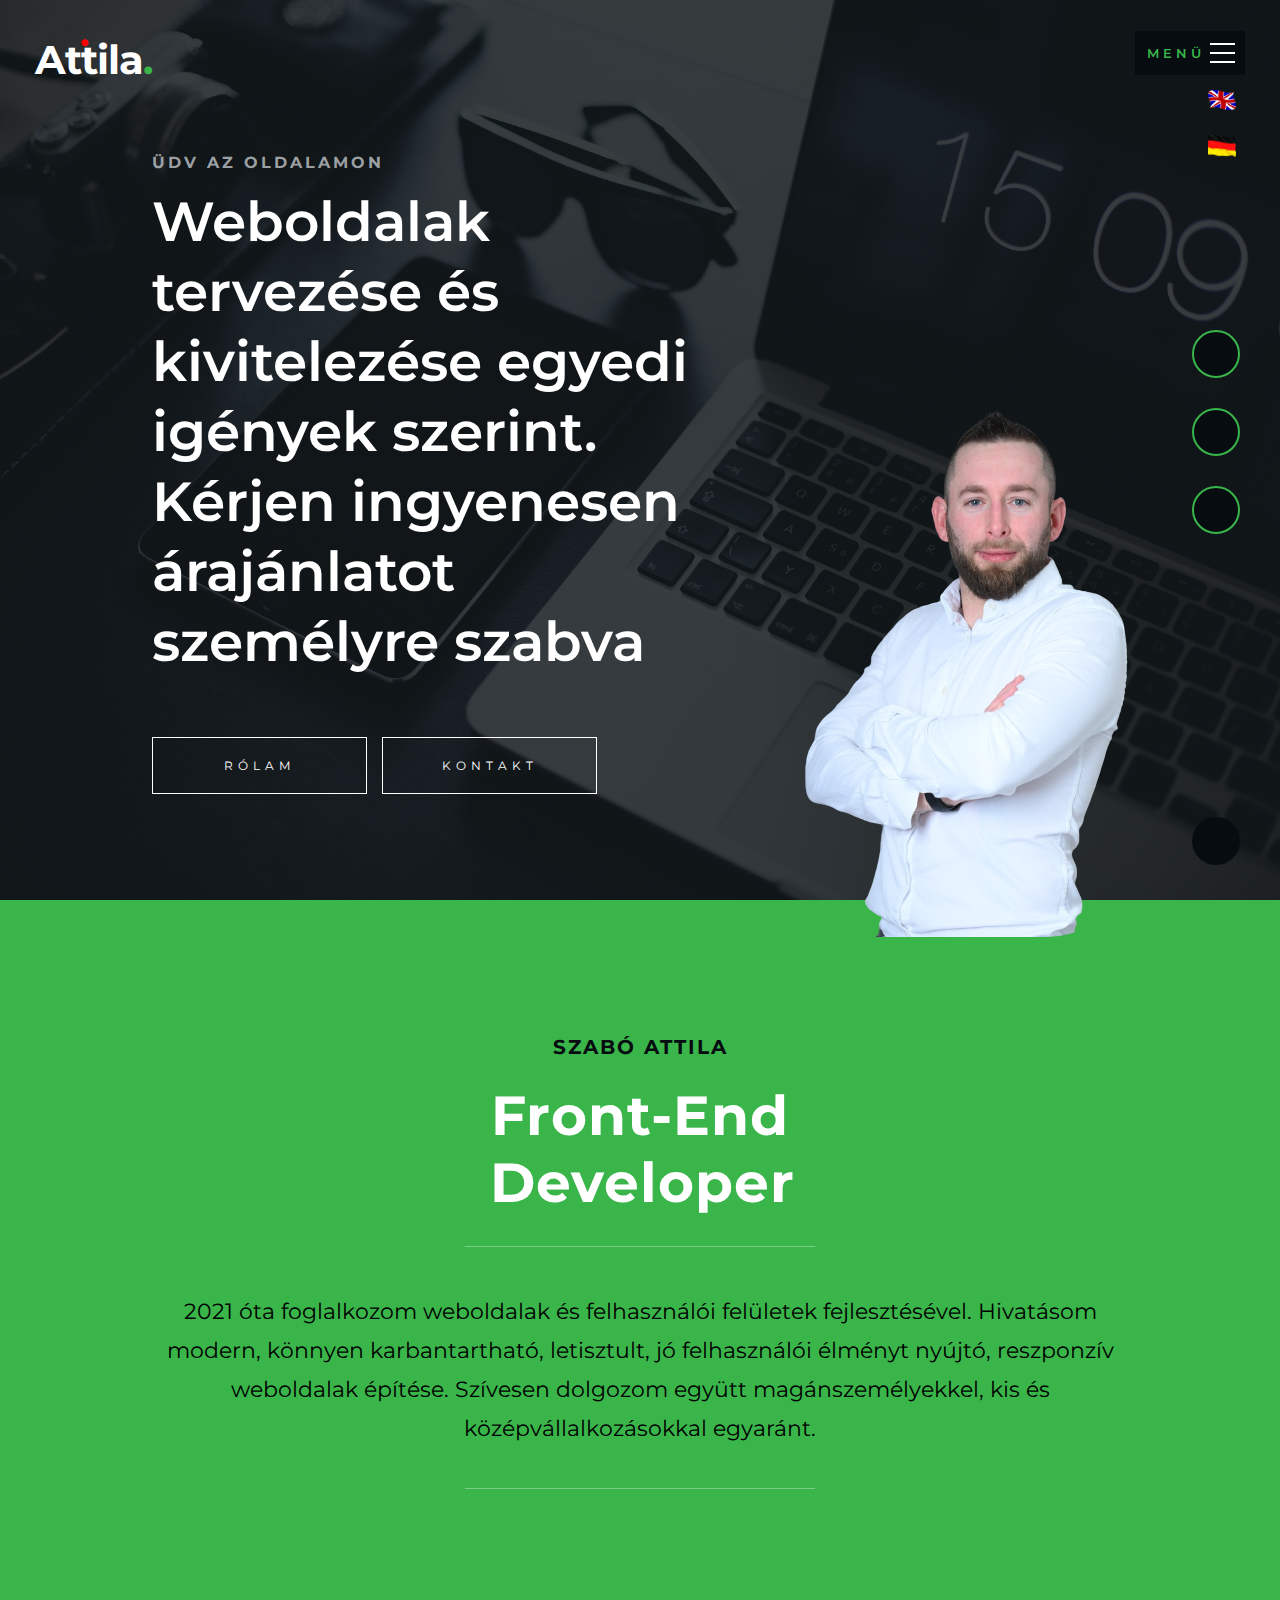
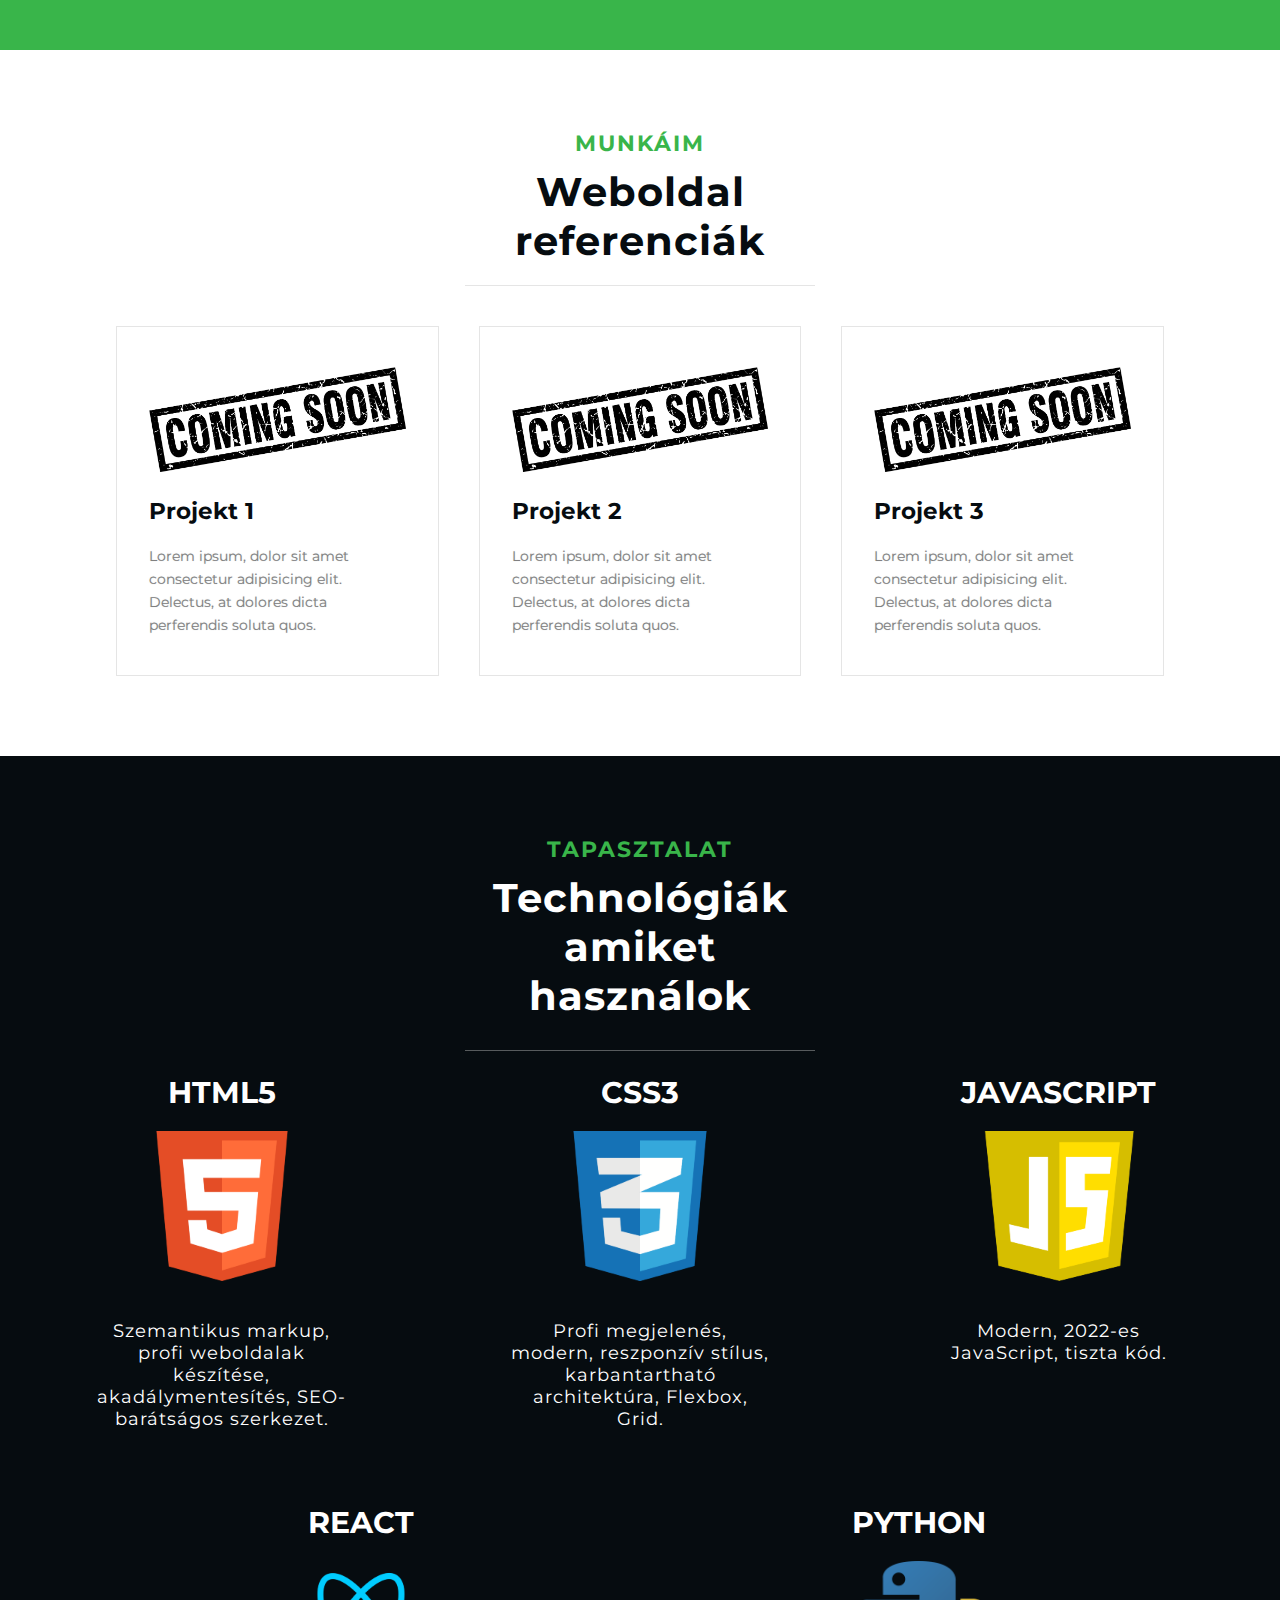
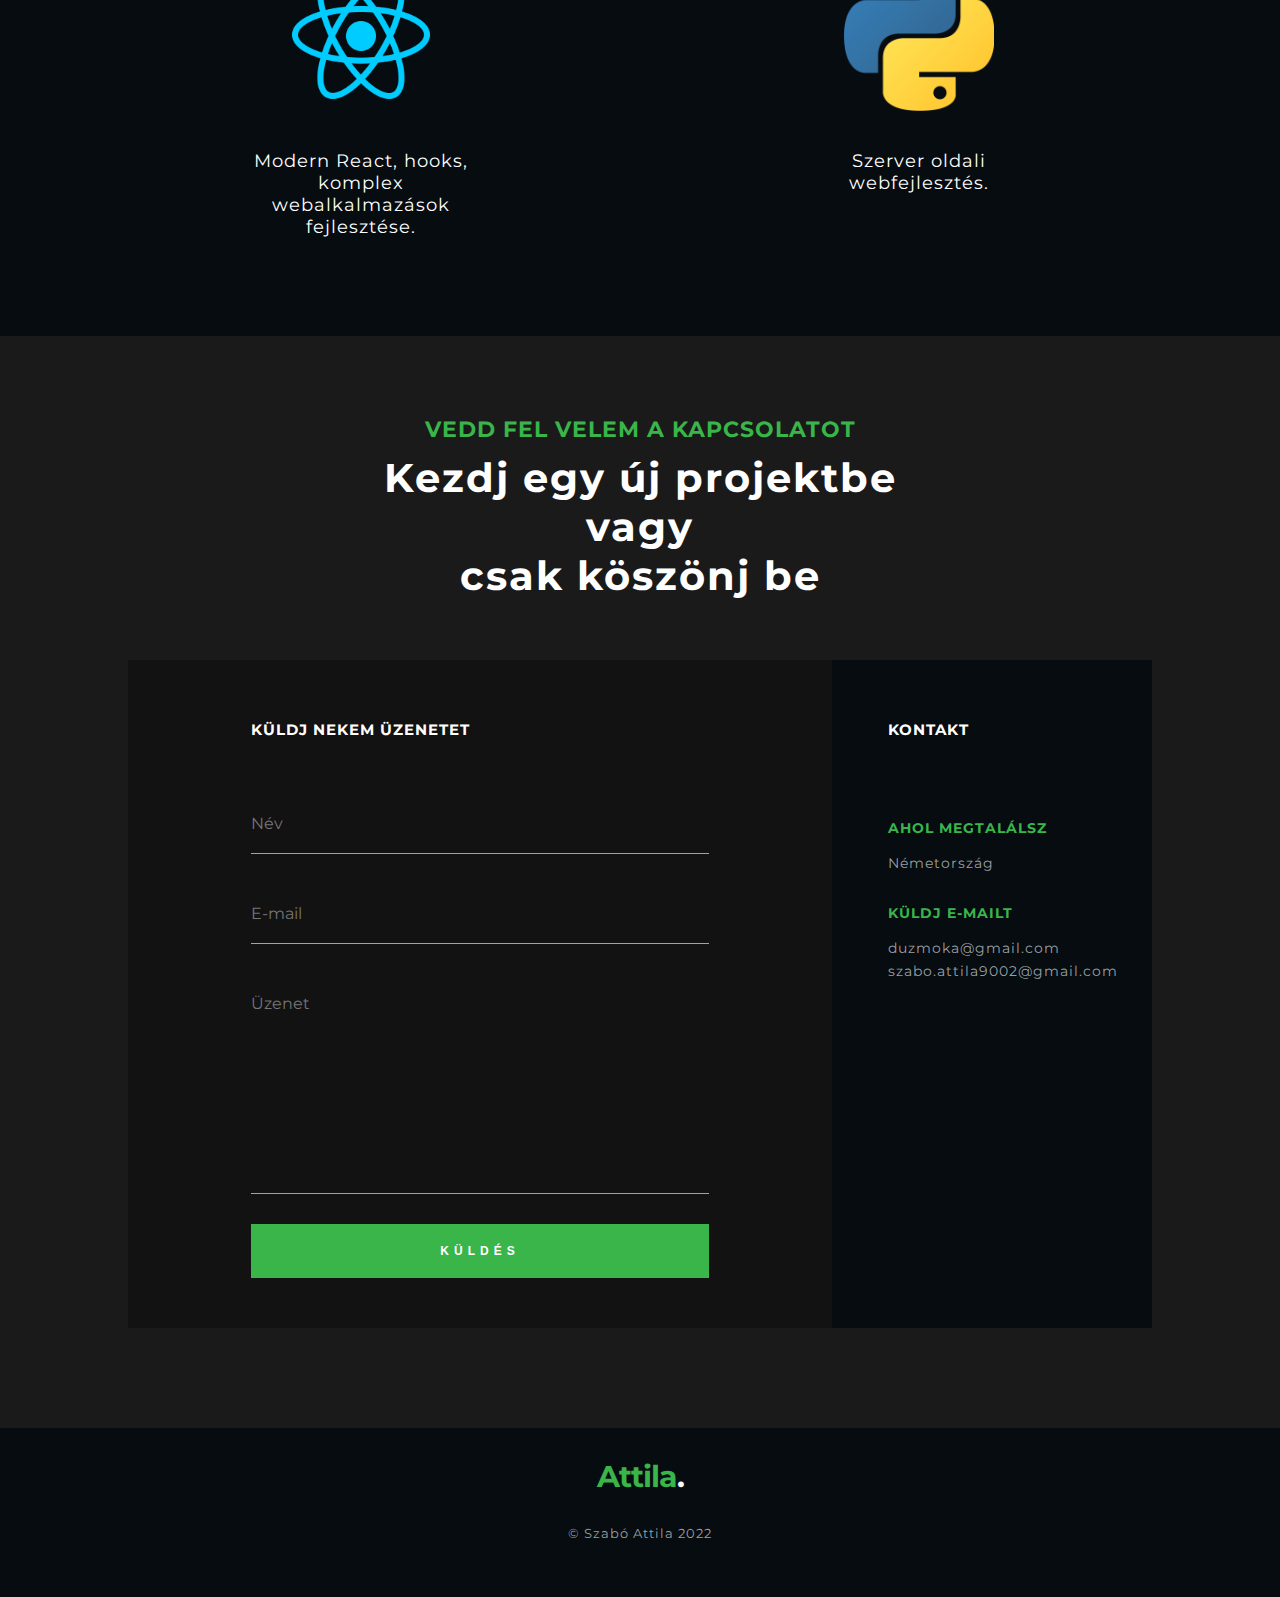
<file: index.html>
<!DOCTYPE html>
<html lang="hu">

<head>
    <meta charset="UTF-8">
    <meta http-equiv="X-UA-Compatible" content="IE=edge">
    <meta name="viewport" content="width=device-width, initial-scale=1.0">

    <!-- ICONS CDN -->
    <link rel="stylesheet" href="https://cdnjs.cloudflare.com/ajax/libs/font-awesome/6.1.0/css/all.min.css"
        integrity="sha512-10/jx2EXwxxWqCLX/hHth/vu2KY3jCF70dCQB8TSgNjbCVAC/8vai53GfMDrO2Emgwccf2pJqxct9ehpzG+MTw=="
        crossorigin="anonymous" referrerpolicy="no-referrer" />
    <title>Szabó Attila | Front-end Developer</title>
    <!-- CSS -->
    <link rel="stylesheet" href="./css/index.css">
    <!-- FONTS  -->
    <link rel="preconnect" href="https://fonts.googleapis.com">
    <link rel="preconnect" href="https://fonts.gstatic.com" crossorigin>
    <link
        href="https://fonts.googleapis.com/css2?family=Montserrat:wght@100;200;300;400;500;600;700;800;900&display=swap"
        rel="stylesheet">
    <link rel="preconnect" href="https://fonts.googleapis.com">
    <link rel="preconnect" href="https://fonts.gstatic.com" crossorigin>
    <link href="https://fonts.googleapis.com/css2?family=Lora:ital@1&display=swap" rel="stylesheet">
    <link rel="preconnect" href="https://fonts.googleapis.com">
    <link rel="preconnect" href="https://fonts.gstatic.com" crossorigin>
    <link href="https://fonts.googleapis.com/css2?family=Montserrat:wght@100;200;300;400;700&display=swap"
        rel="stylesheet">
    <!-- FAVICON -->
    <link rel="shortcut icon" href="./assets/images/favicon.jpg" type="image/x-icon">
</head>

<body>
    <header id="header" class="header-box">
        <nav class="header-nav">
            <span class="dot">.</span>
            <h1 class="logo" id="logo">
                <a href="">Attila<span>.</span>
                </a>
            </h1>

            <a class="lang-flags  flag-1" href="english.html"><img class="lang-flags-img  "
                    src="./assets/icons/english-flag.png" alt=""></a>
            <a class="lang-flags flag-2" href="german.html"><img class="lang-flags-img  "
                    src="./assets/icons/german_flag.png" alt=""></a>


            <!-- HAMBURGER MENU -->
            <div class="hamburger-menu">

                <input type="checkbox" name="hamburger" id="menu__toggle">

                <label for="menu__toggle" class="hamburger-button">
                    <span class="hamburger-lines"></span>
                    <span class="hamburger-button-title__box">
                        <span class="hamburger-button__title">Menü</span>
                    </span>
                </label>

                <div class="menu__box">
                    <ul>
                        <li class="menu__item"><a class="menu-item__links" href="#header">Főoldal</a></li>
                        <li class="menu__item"><a class="menu-item__links" href="#referencia">Munkáim</a>
                        </li>
                        <li class="menu__item"><a class="menu-item__links" href="#tapasztalat">Tapasztalat</a>
                        </li>
                        <li class="menu__item"><a class="menu-item__links" href="#kapcsolat">Kapcsolat</a>
                        </li>
                    </ul>

                    <p>Weboldalak tervezése és kivitelezése egyedi igények szerint.
                        Kérjen ingyenesen árajánlatot személyre szabva.</p>
                    <ul class="menu-box__social">
                        <li><a href="#"><i class="fa-brands fa-facebook-f"></i></a></li>
                        <li><a href="https://github.com/szab-attila" target="_blank"><i
                                    class="fa-brands fa-github"></i></a></li>
                        <li><a href="https://www.linkedin.com/in/attila-szab%C3%B3-36ab39235/" target="_blank"><i
                                    class="fa-brands fa-linkedin-in"></i></a></li>
                    </ul>
                </div>

            </div>
        </nav>

        <div class="header-sec-box">

            <h2>Üdv az oldalamon</h2>
            <div class="header-sec-box-content">
                <p>Weboldalak tervezése és kivitelezése egyedi igények szerint.
                    Kérjen ingyenesen árajánlatot személyre szabva</p>
                <img class="header-img" src="./assets/images/portfolio_img_small-removebg-preview.png"
                    alt="szabó attila">
                <!-- SOCIAL MEDIA LINKS -->
                <ul class="header-list">
                    <li>
                        <a href="#">
                            <i class="fa-brands fa-facebook"></i>
                        </a>
                    </li>
                    <li>
                        <a href="https://github.com/szab-attila" target="_blank">
                            <i class="fa-brands fa-github"></i>
                        </a>
                    </li>
                    <li>
                        <a href="https://www.linkedin.com/in/attila-szab%C3%B3-36ab39235/" target="_blank">
                            <i class="fa-brands fa-linkedin-in"></i>
                        </a>
                    </li>
                </ul>
            </div>

            <div class="btn-flex">
                <a class="header-btn  btn-rolam" href="#rolam">Rólam</a>

                <a class="header-btn  btn-kontakt" href="#kapcsolat">Kontakt</a>
            </div>

        </div>

    </header>

    <main class="main-container">
        <section id="rolam" class="rolam-section">
            <div class="rolam-content">
                <h2>Szabó Attila</h2>
                <h3>Front-end Developer</h3>
                <span class="line"></span>
                <p>2021 óta foglalkozom weboldalak és felhasználói felületek fejlesztésével. Hivatásom
                    modern, könnyen karbantartható, letisztult, jó felhasználói élményt nyújtó, reszponzív weboldalak
                    építése. Szívesen
                    dolgozom együtt
                    magánszemélyekkel, kis és középvállalkozásokkal egyaránt.</p>
                <span class="line"></span>
            </div>



        </section>
        <section id="referencia" class="ref-section">
            <div class="ref-content">
                <h2>Munkáim</h2>
                <p>Weboldal referenciák</p>
                <span class="line-color"></span>
            </div>

            <div class="ref-col">
                <a class="project-container" href="#">
                    <img src="./assets/images/coming_soon.png" alt="coming-soon-picture">
                    <h3>Projekt 1</h3>
                    <p>Lorem ipsum, dolor sit amet consectetur adipisicing elit. Delectus, at dolores dicta
                        perferendis soluta quos. </p>
                </a>
                <a class="project-container" href="#">
                    <img src="./assets/images/coming_soon.png" alt="coming-soon-picture">
                    <h3>Projekt 2</h3>
                    <p>Lorem ipsum, dolor sit amet consectetur adipisicing elit. Delectus, at dolores dicta
                        perferendis soluta quos. </p>
                </a>
                <a class="project-container" href="#">
                    <img src="./assets/images/coming_soon.png" alt="coming-soon-picture">
                    <h3>Projekt 3</h3>
                    <p>Lorem ipsum, dolor sit amet consectetur adipisicing elit. Delectus, at dolores dicta
                        perferendis soluta quos. </p>
                </a>
            </div>
        </section>
        <section id="tapasztalat" class="tech-section">
            <div class="tech-heading">
                <div class="tech-content">
                    <h2>Tapasztalat</h2>
                    <p>Technológiák amiket használok</p>
                    <span class="line"></span>
                </div>
            </div>
            <div class="empty-container"></div>
            <div class="tech-container">
                <div class="item item_1">
                    <h3>HTML5</h3>
                    <img src="./assets/images/HTML5.png" alt="HTML5 logo">
                    <p>Szemantikus markup, profi weboldalak készítése, akadálymentesítés, SEO-barátságos szerkezet.</p>
                </div>
                <span class="line"></span>
                <div class="item item_2">
                    <h3>CSS3</h3>
                    <img src="./assets/images/CSS3.png" alt="">
                    <p>Profi megjelenés, modern, reszponzív stílus, karbantartható architektúra, Flexbox, Grid.</p>
                </div>
                <span class="line-color"></span>
                <div class="item item_3">
                    <h3>JAVASCRIPT</h3>
                    <img src="./assets/images/Javascript.png" alt="Javascript logo">
                    <p>Modern, 2022-es JavaScript, tiszta kód.</p>
                </div>
                <span class="line-color"></span>
                <div class="item item_4">
                    <h3>REACT</h3>
                    <img src="./assets/images/React.png" alt="React logo">
                    <p>Modern React, hooks, komplex webalkalmazások fejlesztése.</p>
                </div>
                <span class="line-color"></span>
                <div class="item item_5">
                    <h3>PYTHON</h3>
                    <img src="./assets/images/Python.png" alt="Python logo">
                    <p>Szerver oldali webfejlesztés.</p>
                </div>
            </div>
        </section>
        <section id="kapcsolat" class="kapcsolat-section">
            <div class="contact-container">
                <h2>Vedd fel velem a kapcsolatot</h2>
                <p>Kezdj egy új projektbe <br> vagy <br> csak köszönj be</p>
            </div>
            <div class="contact-flexbox">
                <div class="form">
                    <div class="form-container">
                        <h2>Küldj nekem üzenetet</h2>
                        <fieldset>
                            <form action="https://formspree.io/f/mqknlneb" method="post">
                                <input class="form-box" type="text" name="Name" placeholder="Név" required>
                                <input class="form-box" type="email" name="Email" placeholder="E-mail" required>
                                <textarea class="form-box" name="Message" placeholder="Üzenet" required></textarea>
                                <button>Küldés</button>
                            </form>
                        </fieldset>
                    </div>
                </div>
                <div class="contact-info">
                    <h4>Kontakt </h4>
                    <div class="place-info">
                        <h5>Ahol megtalálsz</h5>
                        <p>Németország</p>
                    </div>
                    <div class="email-info">
                        <h5>Küldj e-mailt</h5>
                        <p>duzmoka@gmail.com</p>
                        <p>szabo.attila9002@gmail.com</p>
                    </div>
                    <nav>
                        <ul class="info-lists">
                            <li>
                                <a class="info-links" href="#"><i class="fa-brands fa-facebook-f"></i></a>
                            </li>
                            <li>
                                <a class="info-links" href="https://github.com/szab-attila" target="_blank"><i
                                        class="fa-brands fa-github"></i>
                                </a>
                            </li>
                            <li>
                                <a class="info-links" href="https://www.linkedin.com/in/attila-szab%C3%B3-36ab39235/"
                                    target="_blank"><i class="fa-brands fa-linkedin"></i></a>
                            </li>
                        </ul>
                    </nav>
                </div>
            </div>
        </section>
    </main>
    <!-- FOOTER -->
    <footer class="footer-container">

        <a href="#header"><i class="fa-solid fa-arrow-up"></i></a>
        <div class="footer-logo-box">
            <h2 class="footer-logo">
                <a href="#">Attila<span>.</span>
                </a>
            </h2>
        </div>
        <p>&copy; Szabó Attila 2022</p>
    </footer>

    <script src="https://ajax.googleapis.com/ajax/libs/jquery/3.3.1/jquery.min.js"></script>
    <script>
        $(document).ready(function () {
            // Add smooth scrolling to all links
            $("a").on('click', function (event) {

                // Make sure this.hash has a value before overriding default behavior
                if (this.hash !== "") {
                    // Prevent default anchor click behavior
                    event.preventDefault();

                    // Store hash
                    var hash = this.hash;

                    // Using jQuery's animate() method to add smooth page scroll
                    // The optional number (800) specifies the number of milliseconds it takes to scroll to the specified area
                    $('html, body').animate({
                        scrollTop: $(hash).offset().top
                    }, 500, function () {

                        // Add hash (#) to URL when done scrolling (default click behavior)
                        window.location.hash = hash;
                    });
                } // End if
            });
        });
    </script>
</body>

</html>
</file>
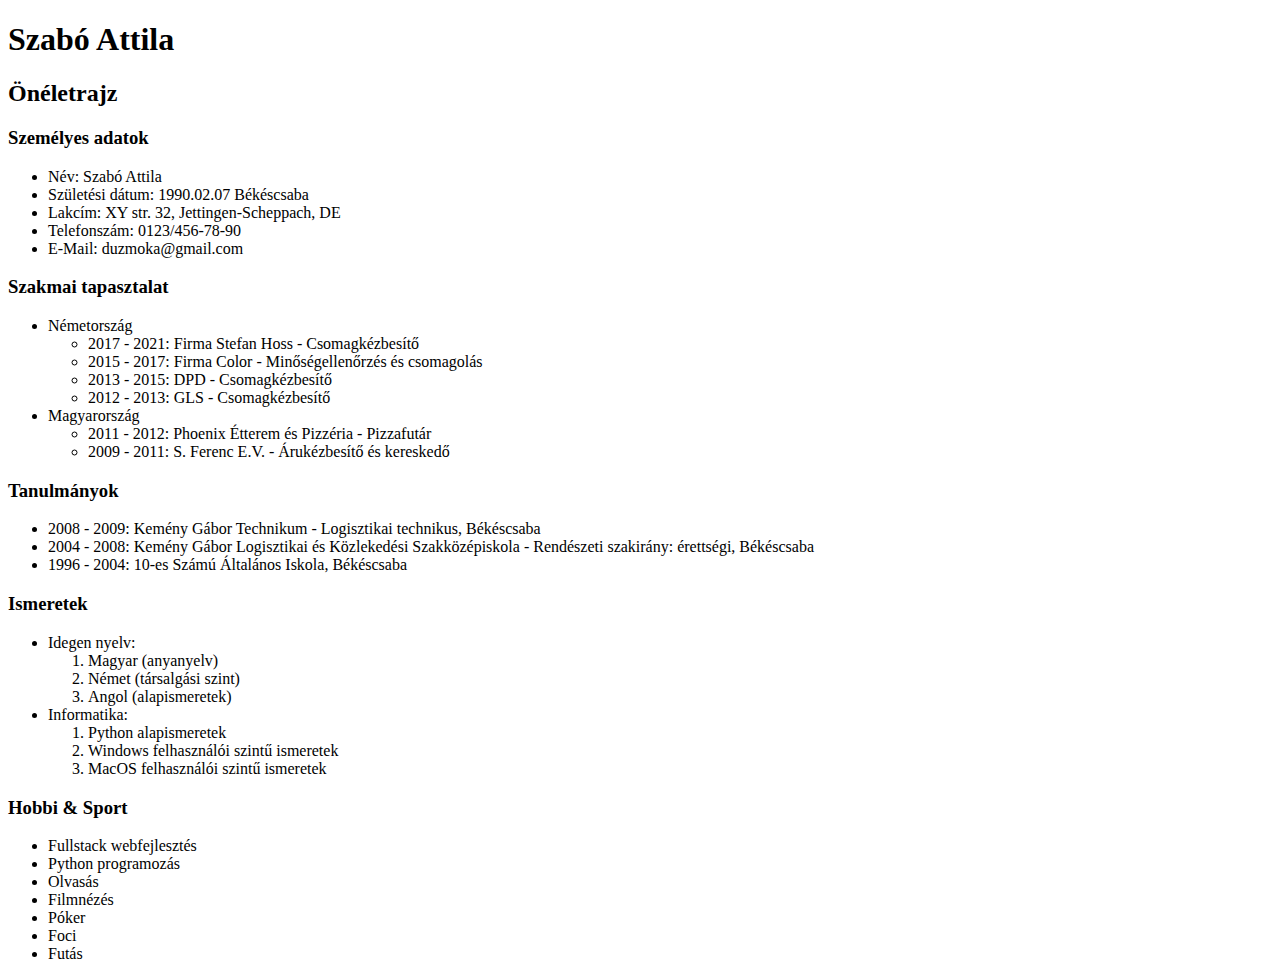
<file: CV.html>
<!DOCTYPE html>
<html lang="en">

<head>
    <meta charset="UTF-8">
    <meta http-equiv="X-UA-Compatible" content="IE=edge">
    <meta name="viewport" content="width=device-width, initial-scale=1.0">
    <title>Szabó Attila</title>
</head>

<body>
    <h1>Szabó Attila</h1>
    <h2> Önéletrajz</h2>
    <section>
        <h3>Személyes adatok</h3>
        <ul>
            <li>Név: Szabó Attila</li>
            <li>Születési dátum: 1990.02.07 Békéscsaba</li>
            <li>Lakcím: XY str. 32, Jettingen-Scheppach, DE</li>
            <li>Telefonszám: 0123/456-78-90</li>
            <li>E-Mail: duzmoka@gmail.com</li>
        </ul>
    </section>
    <section>
        <h3>Szakmai tapasztalat</h3>
        <ul>
            <li>Németország</li>
            <ul>
                <li>2017 - 2021: Firma Stefan Hoss - Csomagkézbesítő</li>
                <li>2015 - 2017: Firma Color - Minőségellenőrzés és csomagolás</li>
                <li>2013 - 2015: DPD - Csomagkézbesítő</li>
                <li>2012 - 2013: GLS - Csomagkézbesítő</li>
            </ul>
            <li>Magyarország</li>
            <ul>
                <li>2011 - 2012: Phoenix Étterem és Pizzéria - Pizzafutár</li>
                <li>2009 - 2011: S. Ferenc E.V. - Árukézbesítő és kereskedő</li>
            </ul>
        </ul>
    </section>
    <section>
        <h3>Tanulmányok</h3>
        <ul>
            <li>2008 - 2009: Kemény Gábor Technikum - Logisztikai technikus, Békéscsaba</li>
            <li>2004 - 2008: Kemény Gábor Logisztikai és Közlekedési Szakközépiskola - Rendészeti szakirány: érettségi, Békéscsaba</li>
            <li>1996 - 2004: 10-es Számú Általános Iskola, Békéscsaba</li>
        </ul>
    </section>
    <section>
        <h3>Ismeretek</h3>
        <ul>
            <li>Idegen nyelv:</li>
                <ol>
                    <li>Magyar (anyanyelv)</li>
                    <li>Német (társalgási szint)</li>
                    <li>Angol (alapismeretek)</li> 
                </ol>
            <li>Informatika:</li>
                <ol>
                    <li>Python alapismeretek</li>
                    <li>Windows felhasználói szintű ismeretek</li>
                    <li>MacOS felhasználói szintű ismeretek</li>
                </ol>
        </ul>
    </section>
    <section>
        <h3>Hobbi & Sport</h3>
        <ul>
            <li>Fullstack webfejlesztés</li>
            <li>Python programozás</li>
            <li>Olvasás</li>
            <li>Filmnézés</li>
            <li>Póker</li>
            <li>Foci</li>
            <li>Futás</li>
        </ul>
    </section>

</body>

</html>
</file>
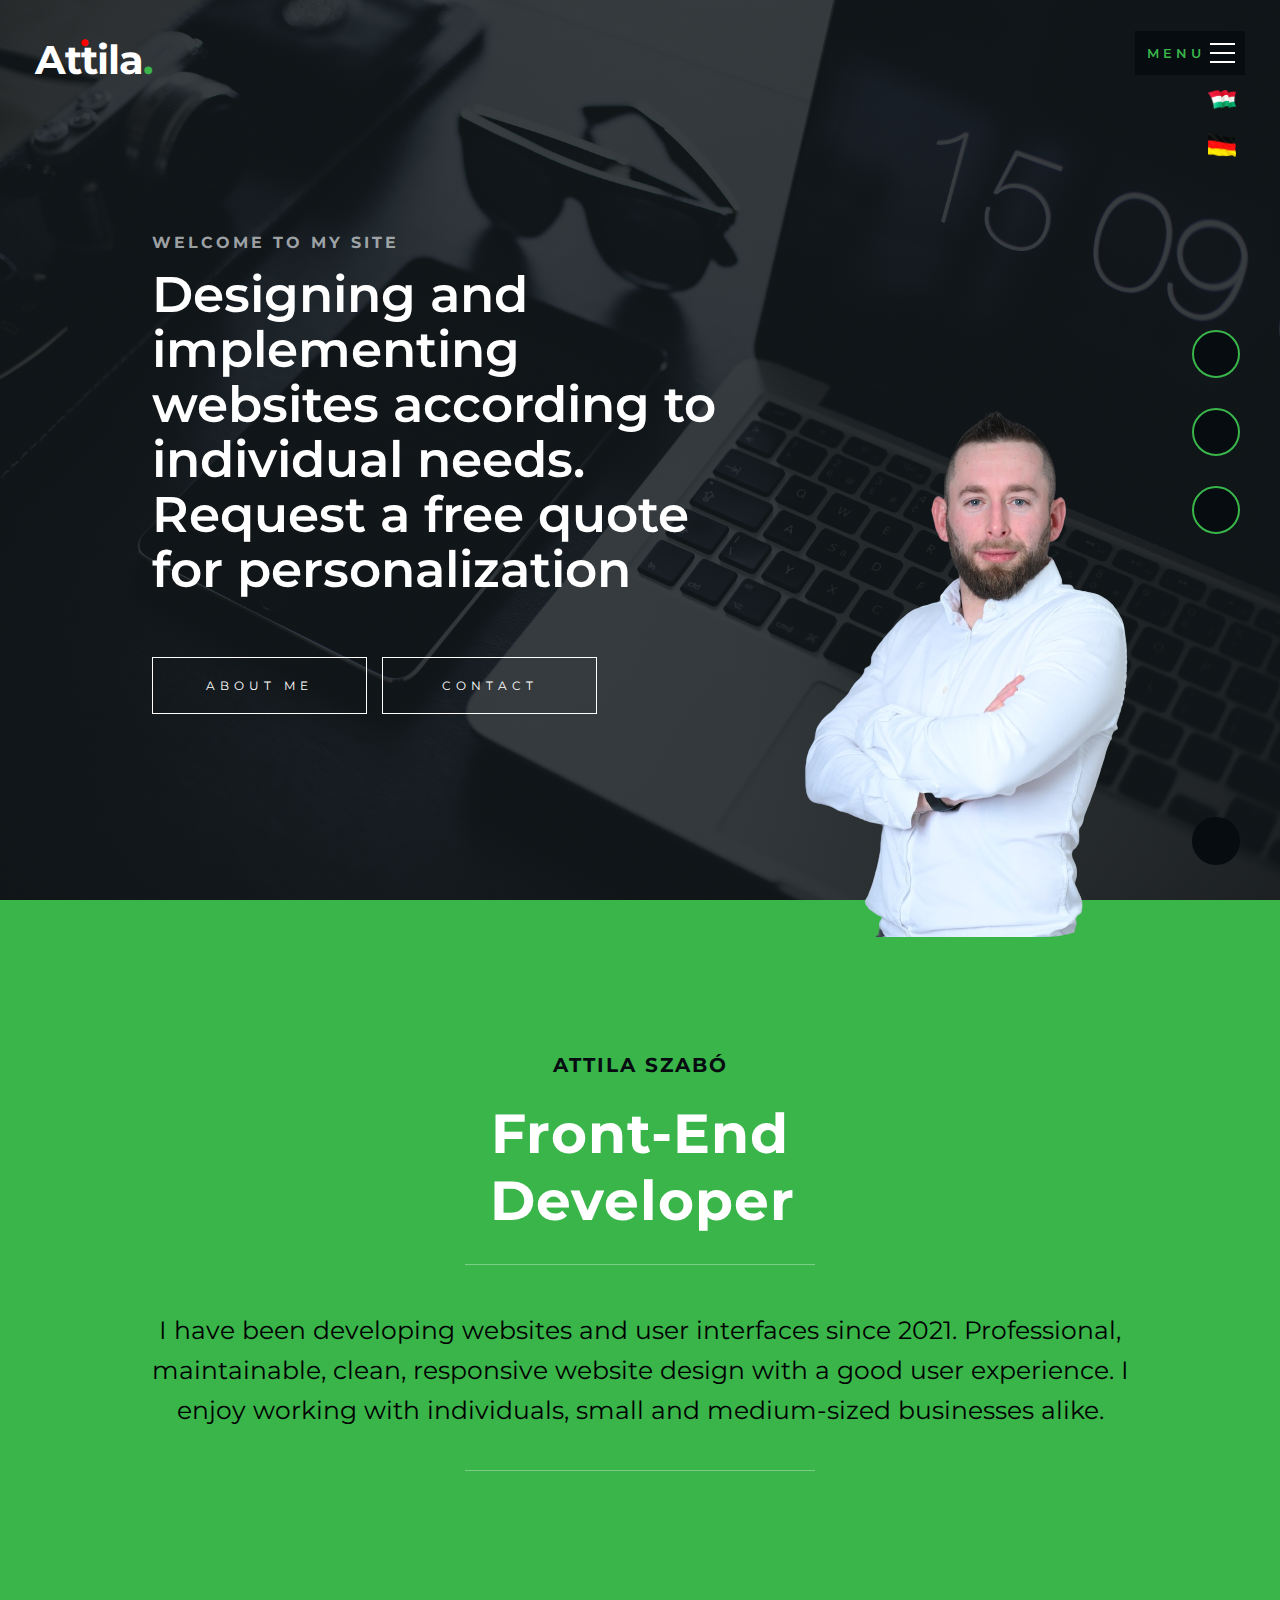
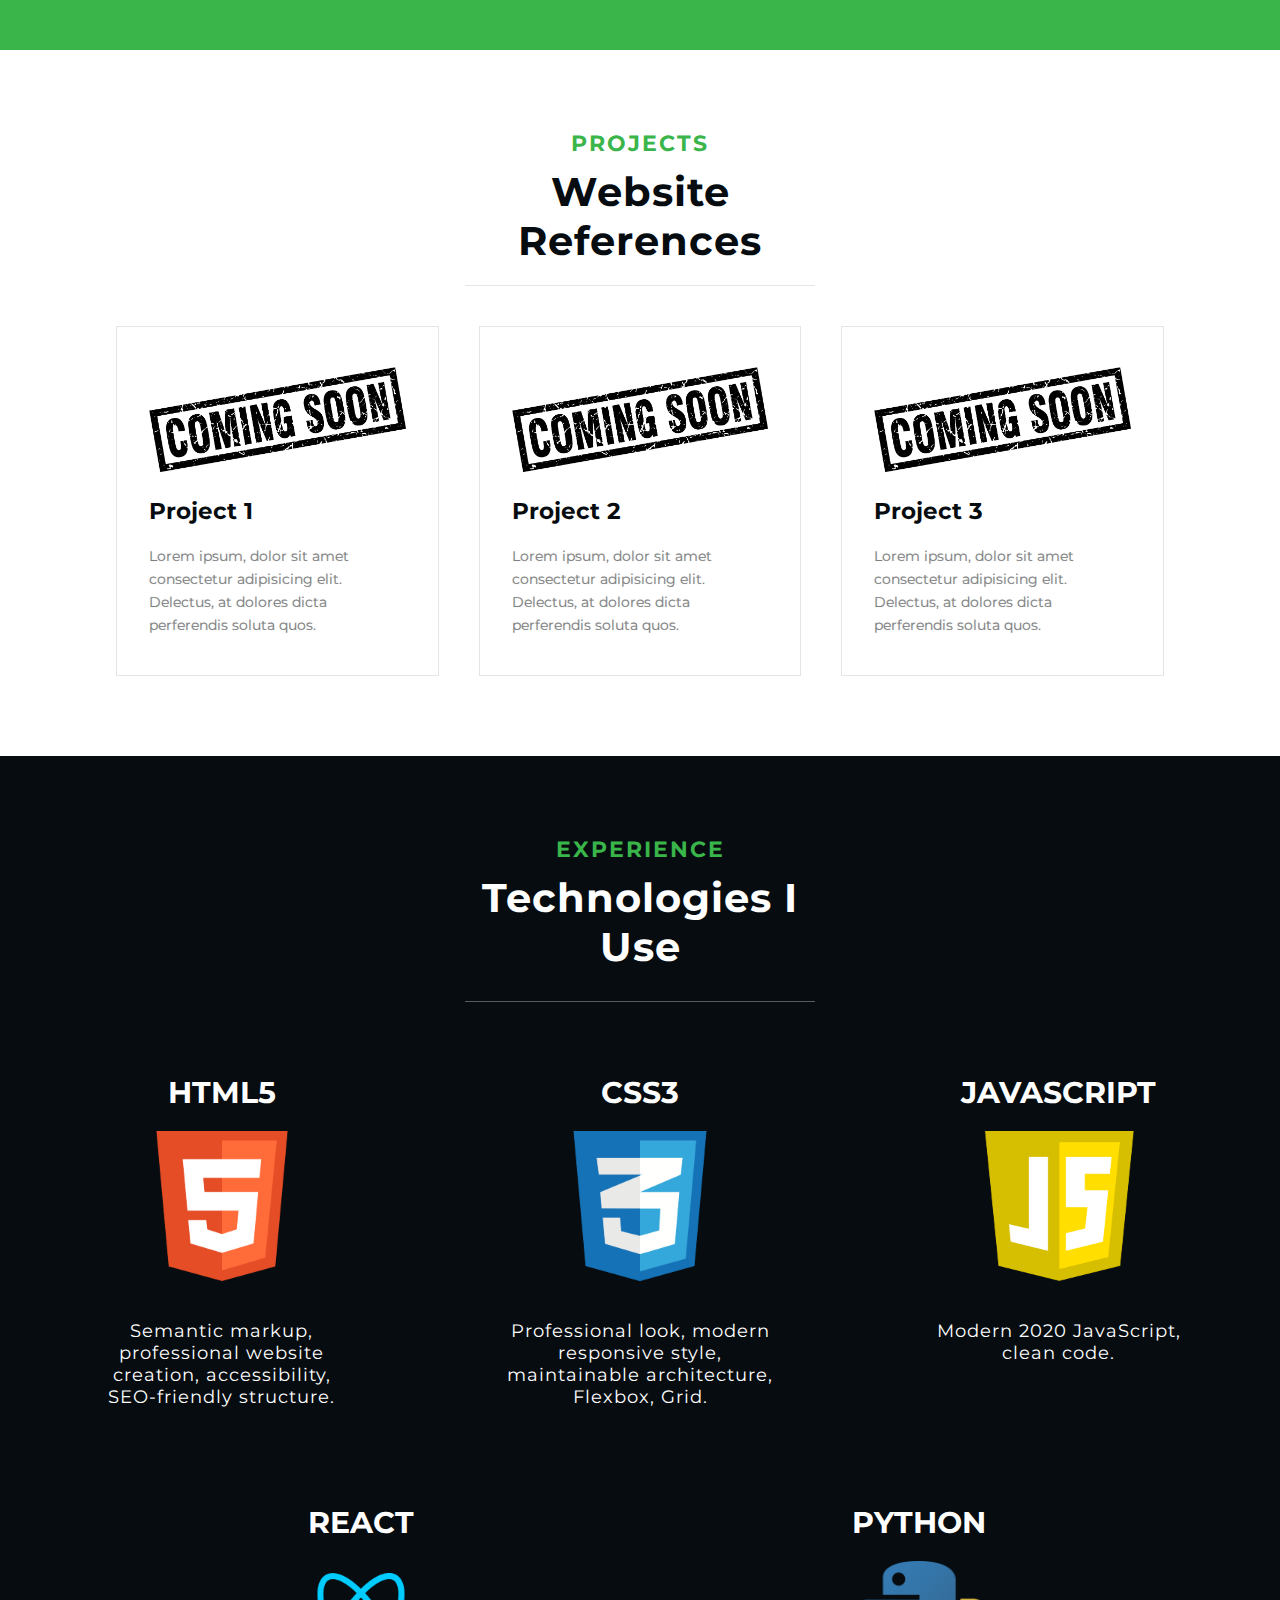
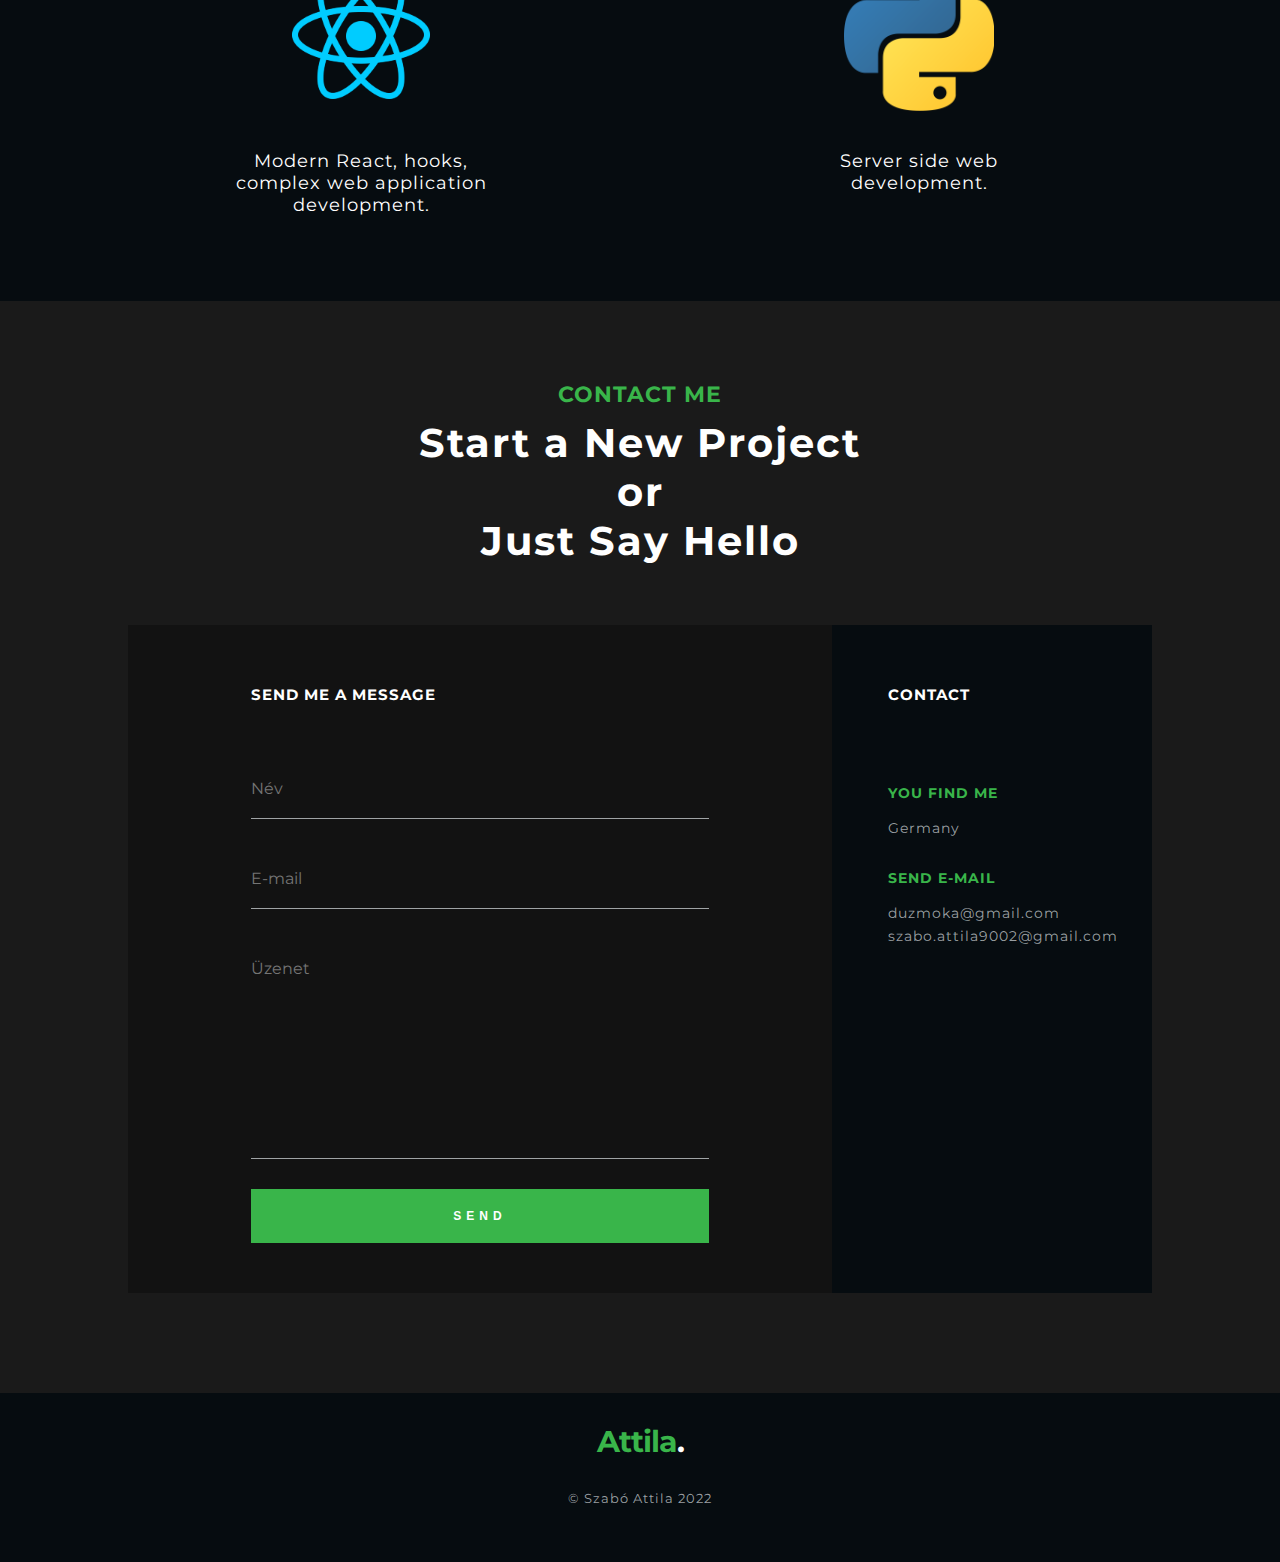
<file: english.html>
<!DOCTYPE html>
<html lang="en">

<head>
    <meta charset="UTF-8">
    <meta http-equiv="X-UA-Compatible" content="IE=edge">
    <meta name="viewport" content="width=device-width, initial-scale=1.0">

    <!-- ICONS CDN -->
    <link rel="stylesheet" href="https://cdnjs.cloudflare.com/ajax/libs/font-awesome/6.1.0/css/all.min.css"
        integrity="sha512-10/jx2EXwxxWqCLX/hHth/vu2KY3jCF70dCQB8TSgNjbCVAC/8vai53GfMDrO2Emgwccf2pJqxct9ehpzG+MTw=="
        crossorigin="anonymous" referrerpolicy="no-referrer" />
    <title>Szabó Attila | Front-end Developer</title>
    <!-- CSS -->
    <link rel="stylesheet" href="./css/index.css">
    <link rel="stylesheet" href="./css/english.css">
    <!-- FONTS  -->
    <link rel="preconnect" href="https://fonts.googleapis.com">
    <link rel="preconnect" href="https://fonts.gstatic.com" crossorigin>
    <link
        href="https://fonts.googleapis.com/css2?family=Montserrat:wght@100;200;300;400;500;600;700;800;900&display=swap"
        rel="stylesheet">
    <link rel="preconnect" href="https://fonts.googleapis.com">
    <link rel="preconnect" href="https://fonts.gstatic.com" crossorigin>
    <link href="https://fonts.googleapis.com/css2?family=Lora:ital@1&display=swap" rel="stylesheet">
    <link rel="preconnect" href="https://fonts.googleapis.com">
    <link rel="preconnect" href="https://fonts.gstatic.com" crossorigin>
    <link href="https://fonts.googleapis.com/css2?family=Montserrat:wght@100;200;300;400;700&display=swap"
        rel="stylesheet">
    <!-- FAVICON -->
    <link rel="shortcut icon" href="./assets/images/favicon.jpg" type="image/x-icon">
</head>

<body>
    <header id="header" class="header-box">
        <nav class="header-nav">
            <span class="dot">.</span>
            <h1 class="logo" id="logo">
                <a href="">Attila<span>.</span>
                </a>
            </h1>

            <a class="lang-flags  flag-1" href="index.html"><img class="lang-flags-img  "
                    src="./assets/icons/hungary_flag.png" alt=""></a>
            <a class="lang-flags flag-2" href="german.html"><img class="lang-flags-img  "
                    src="./assets/icons/german_flag.png" alt=""></a>


            <!-- HAMBURGER MENU -->
            <div class="hamburger-menu">

                <input type="checkbox" name="hamburger" id="menu__toggle">

                <label for="menu__toggle" class="hamburger-button">
                    <span class="hamburger-lines"></span>
                    <span class="hamburger-button-title__box">
                        <span class="hamburger-button__title">Menu</span>
                    </span>
                </label>

                <div class="menu__box">
                    <ul>
                        <li class="menu__item"><a class="menu-item__links" href="#header">Home</a></li>
                        <li class="menu__item"><a class="menu-item__links" href="#referencia">Projects</a>
                        </li>
                        <li class="menu__item"><a class="menu-item__links" href="#tapasztalat">Experience</a>
                        </li>
                        <li class="menu__item"><a class="menu-item__links" href="#kapcsolat">Contact</a>
                        </li>
                    </ul>

                    <p>Designing and implementing websites according to individual needs.
                        Request a free quote for personalization.</p>
                    <ul class="menu-box__social">
                        <li><a href="#"><i class="fa-brands fa-facebook-f"></i></a></li>
                        <li><a href="https://github.com/szab-attila" target="_blank"><i
                                    class="fa-brands fa-github"></i></a></li>
                        <li><a href="https://www.linkedin.com/in/attila-szab%C3%B3-36ab39235/" target="_blank"><i
                                    class="fa-brands fa-linkedin-in"></i></a></li>
                    </ul>
                </div>

            </div>
        </nav>

        <div class="header-sec-box">

            <h2>Welcome to my site</h2>
            <div class="header-sec-box-content">
                <p>Designing and implementing websites according to individual needs.
                    Request a free quote for personalization</p>
                <img class="header-img" src="./assets/images/portfolio_img_small-removebg-preview.png"
                    alt="szabó attila">
                <!-- SOCIAL MEDIA LINKS -->
                <ul class="header-list">
                    <li>
                        <a href="#">
                            <i class="fa-brands fa-facebook"></i>
                        </a>
                    </li>
                    <li>
                        <a href="https://github.com/szab-attila" target="_blank">
                            <i class="fa-brands fa-github"></i>
                        </a>
                    </li>
                    <li>
                        <a href="https://www.linkedin.com/in/attila-szab%C3%B3-36ab39235/" target="_blank">
                            <i class="fa-brands fa-linkedin-in"></i>
                        </a>
                    </li>
                </ul>
            </div>

            <div class="btn-flex">
                <a class="header-btn  btn-rolam" href="#rolam">About me</a>

                <a class="header-btn  btn-kontakt" href="#kapcsolat">Contact</a>
            </div>

        </div>

    </header>

    <main class="main-container">
        <section id="rolam" class="rolam-section">
            <div class="rolam-content">
                <h2>Attila Szabó</h2>
                <h3>Front-End Developer</h3>
                <span class="line"></span>
                <p>I have been developing websites and user interfaces since 2021. Professional, maintainable, clean,
                    responsive website design with a good user experience. I enjoy working with individuals, small and
                    medium-sized businesses alike.</p>
                <span class="line"></span>
            </div>



        </section>
        <section id="referencia" class="ref-section">
            <div class="ref-content">
                <h2>Projects</h2>
                <p>Website References</p>
                <span class="line-color"></span>
            </div>

            <div class="ref-col">
                <a class="project-container" href="#">
                    <img src="./assets/images/coming_soon.png" alt="coming-soon-picture">
                    <h3>Project 1</h3>
                    <p>Lorem ipsum, dolor sit amet consectetur adipisicing elit. Delectus, at dolores dicta
                        perferendis soluta quos. </p>
                </a>
                <a class="project-container" href="#">
                    <img src="./assets/images/coming_soon.png" alt="coming-soon-picture">
                    <h3>Project 2</h3>
                    <p>Lorem ipsum, dolor sit amet consectetur adipisicing elit. Delectus, at dolores dicta
                        perferendis soluta quos. </p>
                </a>
                <a class="project-container" href="#">
                    <img src="./assets/images/coming_soon.png" alt="coming-soon-picture">
                    <h3>Project 3</h3>
                    <p>Lorem ipsum, dolor sit amet consectetur adipisicing elit. Delectus, at dolores dicta
                        perferendis soluta quos. </p>
                </a>
            </div>
        </section>
        <section id="tapasztalat" class="tech-section">
            <div class="tech-heading">
                <div class="tech-content">
                    <h2>Experience</h2>
                    <p>Technologies I Use</p>
                    <span class="line"></span>
                </div>
            </div>
            <div class="empty-container"></div>
            <div class="tech-container">
                <div class="item item_1">
                    <h3>HTML5</h3>
                    <img src="./assets/images/HTML5.png" alt="HTML5 logo">
                    <p>Semantic markup, professional website creation, accessibility, SEO-friendly structure.</p>
                </div>
                <span class="line"></span>
                <div class="item item_2">
                    <h3>CSS3</h3>
                    <img src="./assets/images/CSS3.png" alt="">
                    <p>Professional look, modern responsive style, maintainable architecture, Flexbox, Grid.</p>
                </div>
                <span class="line-color"></span>
                <div class="item item_3">
                    <h3>JAVASCRIPT</h3>
                    <img src="./assets/images/Javascript.png" alt="Javascript logo">
                    <p>Modern 2020 JavaScript, clean code.</p>
                </div>
                <span class="line-color"></span>
                <div class="item item_4">
                    <h3>REACT</h3>
                    <img src="./assets/images/React.png" alt="React logo">
                    <p>Modern React, hooks, complex web application development.</p>
                </div>
                <span class="line-color"></span>
                <div class="item item_5">
                    <h3>PYTHON</h3>
                    <img src="./assets/images/Python.png" alt="Python logo">
                    <p>Server side web development.</p>
                </div>
            </div>
        </section>
        <section id="kapcsolat" class="kapcsolat-section">
            <div class="contact-container">
                <h2>Contact Me</h2>
                <p>Start a New Project <br> or <br> Just Say Hello</p>
            </div>
            <div class="contact-flexbox">
                <div class="form">
                    <div class="form-container">
                        <h2>Send Me a Message</h2>
                        <fieldset>
                            <form action="https://formspree.io/f/mqknlneb" method="post">
                                <input class="form-box" type="text" name="Name" placeholder="Név" required>
                                <input class="form-box" type="email" name="Email" placeholder="E-mail" required>
                                <textarea class="form-box" name="Message" placeholder="Üzenet" required></textarea>
                                <button>Send</button>
                            </form>
                        </fieldset>
                    </div>
                </div>
                <div class="contact-info">
                    <h4>Contact</h4>
                    <div class="place-info">
                        <h5>You Find Me</h5>
                        <p>Germany</p>
                    </div>
                    <div class="email-info">
                        <h5>Send E-mail</h5>
                        <p>duzmoka@gmail.com</p>
                        <p>szabo.attila9002@gmail.com</p>
                    </div>
                    <nav>
                        <ul class="info-lists">
                            <li>
                                <a class="info-links" href="#"><i class="fa-brands fa-facebook-f"></i></a>
                            </li>
                            <li>
                                <a class="info-links" href="https://github.com/szab-attila" target="_blank"><i
                                        class="fa-brands fa-github"></i>
                                </a>
                            </li>
                            <li>
                                <a class="info-links" href="https://www.linkedin.com/in/attila-szab%C3%B3-36ab39235/"
                                    target="_blank"><i class="fa-brands fa-linkedin"></i></a>
                            </li>
                        </ul>
                    </nav>
                </div>
            </div>
        </section>
    </main>
    <!-- FOOTER -->
    <footer class="footer-container">

        <a href="#header"><i class="fa-solid fa-arrow-up"></i></a>
        <div class="footer-logo-box">
            <h2 class="footer-logo">
                <a href="#">Attila<span>.</span>
                </a>
            </h2>
        </div>
        <p>&copy; Szabó Attila 2022</p>
    </footer>

    <script src="https://ajax.googleapis.com/ajax/libs/jquery/3.3.1/jquery.min.js"></script>
    <script>
        $(document).ready(function () {
            // Add smooth scrolling to all links
            $("a").on('click', function (event) {

                // Make sure this.hash has a value before overriding default behavior
                if (this.hash !== "") {
                    // Prevent default anchor click behavior
                    event.preventDefault();

                    // Store hash
                    var hash = this.hash;

                    // Using jQuery's animate() method to add smooth page scroll
                    // The optional number (800) specifies the number of milliseconds it takes to scroll to the specified area
                    $('html, body').animate({
                        scrollTop: $(hash).offset().top
                    }, 500, function () {

                        // Add hash (#) to URL when done scrolling (default click behavior)
                        window.location.hash = hash;
                    });
                } // End if
            });
        });
    </script>
</body>

</html>
</file>
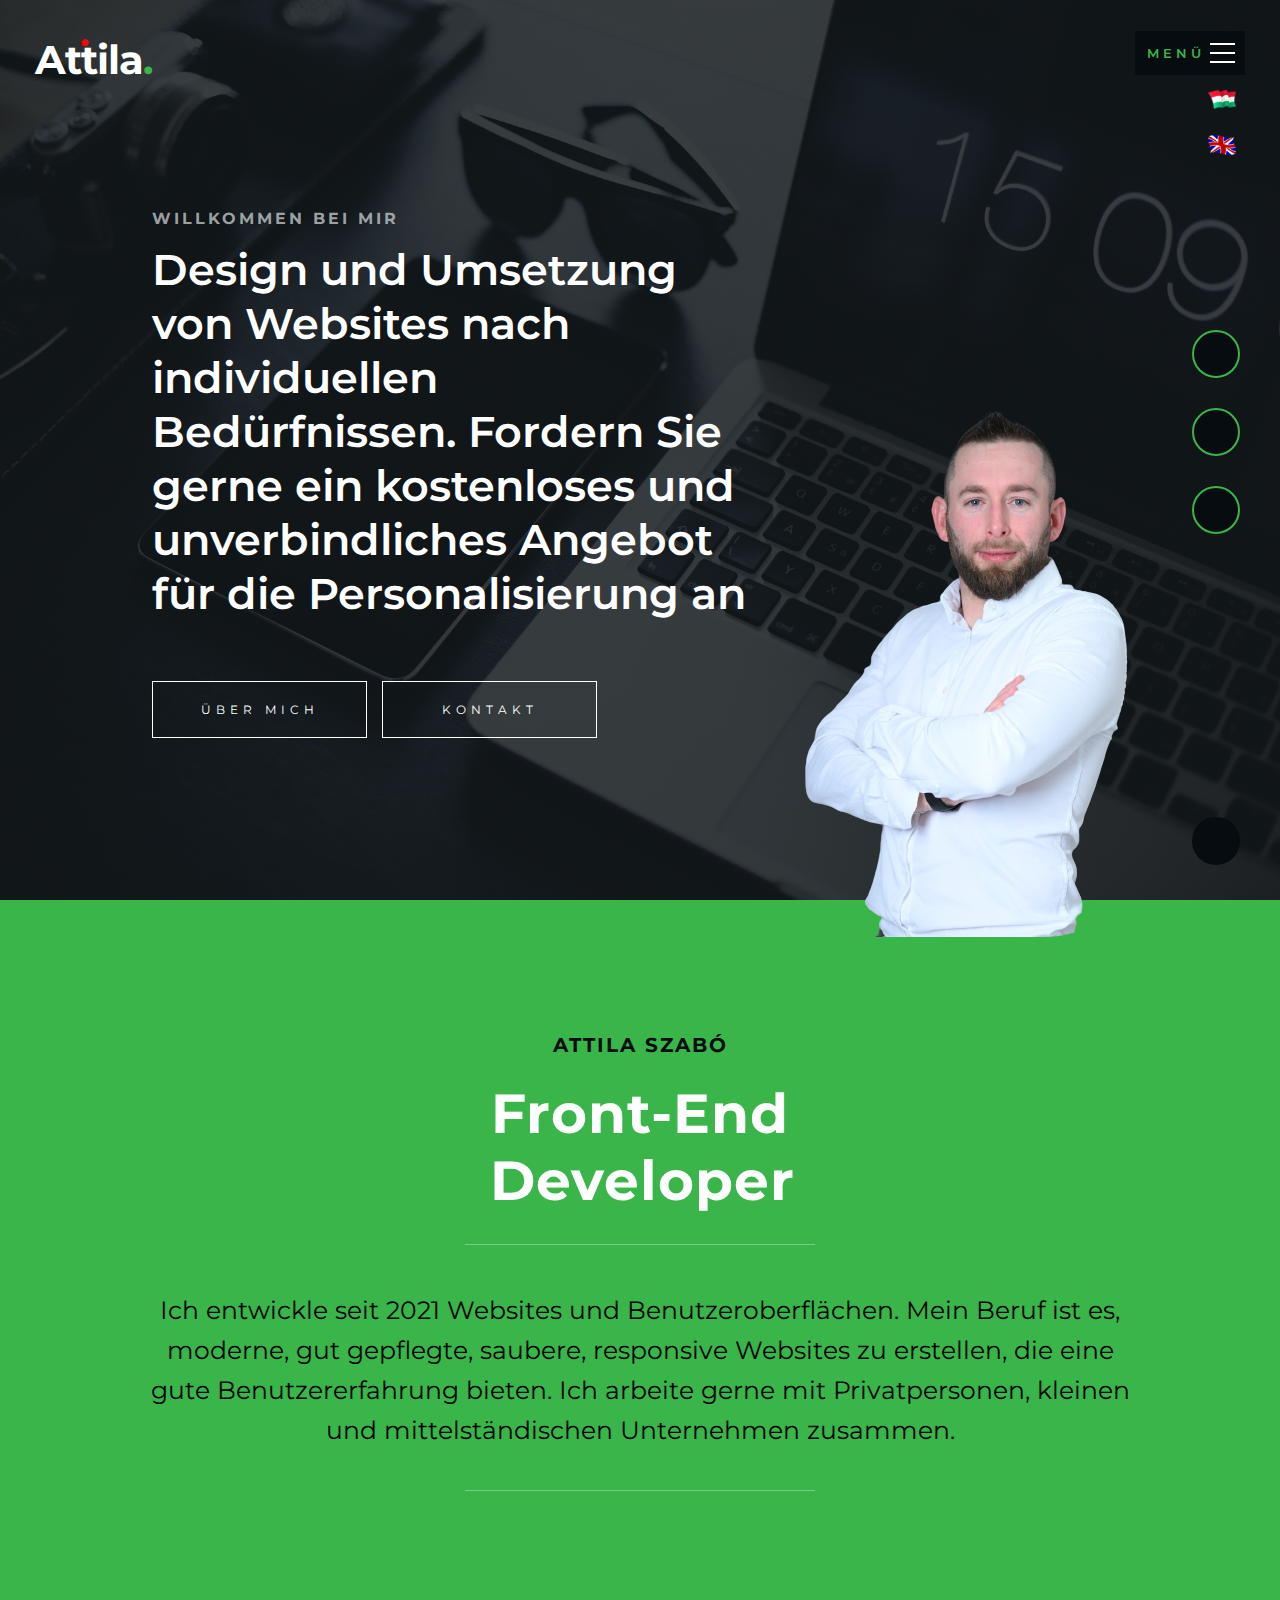
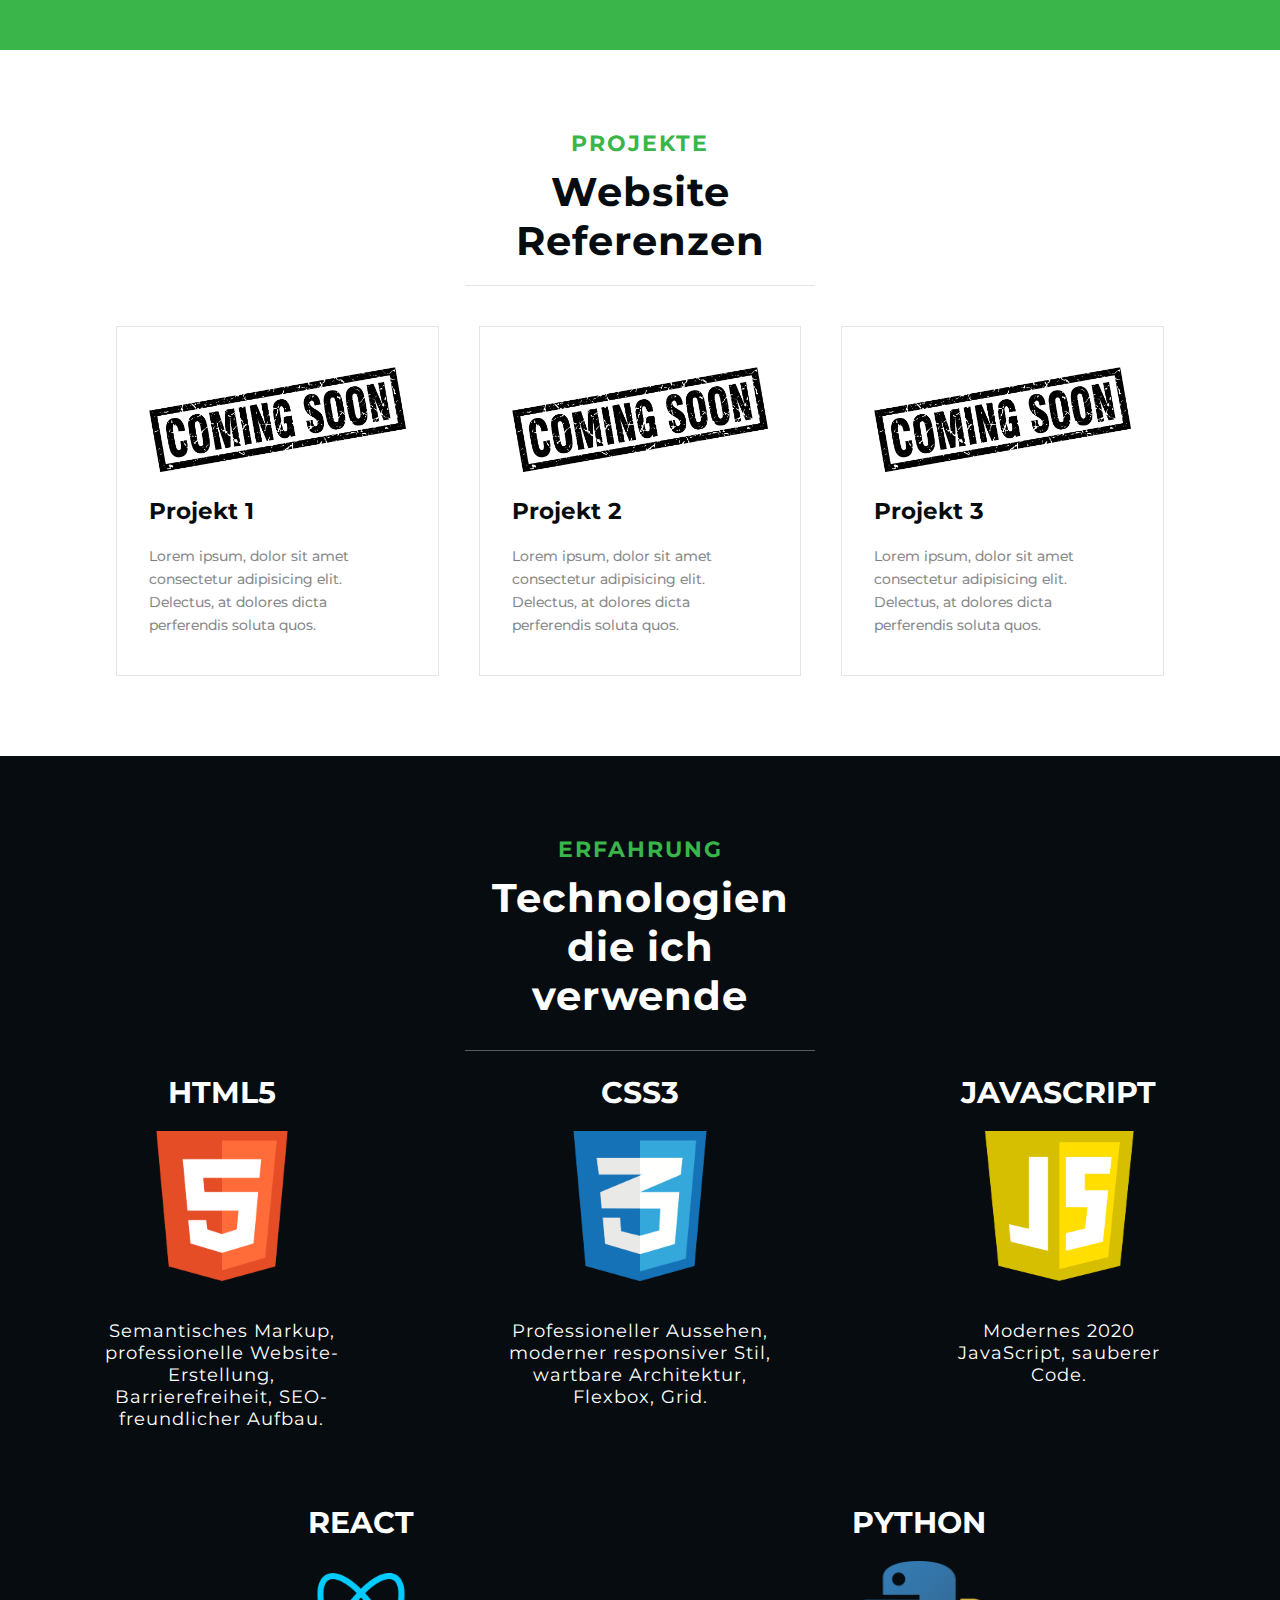
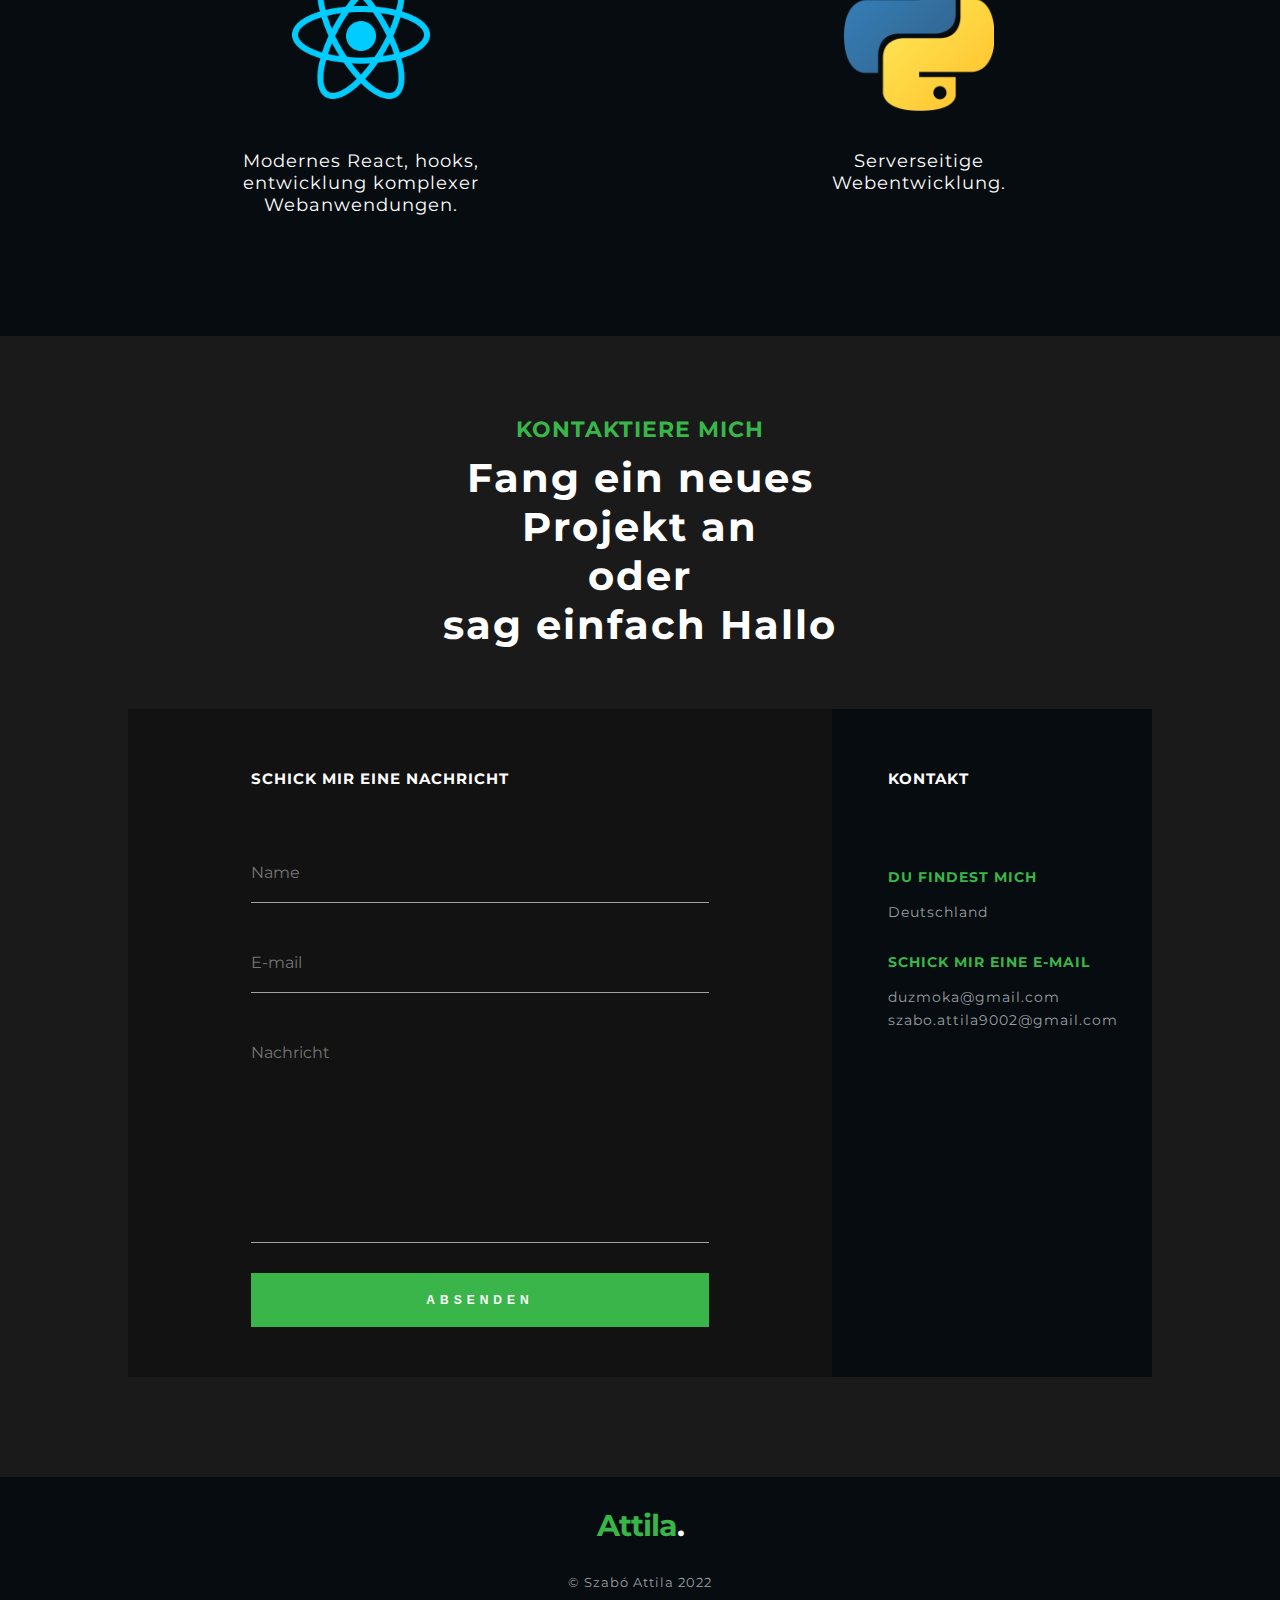
<file: german.html>
<!DOCTYPE html>
<html lang="de">

<head>
    <meta charset="UTF-8">
    <meta http-equiv="X-UA-Compatible" content="IE=edge">
    <meta name="viewport" content="width=device-width, initial-scale=1.0">

    <!-- ICONS CDN -->
    <link rel="stylesheet" href="https://cdnjs.cloudflare.com/ajax/libs/font-awesome/6.1.0/css/all.min.css"
        integrity="sha512-10/jx2EXwxxWqCLX/hHth/vu2KY3jCF70dCQB8TSgNjbCVAC/8vai53GfMDrO2Emgwccf2pJqxct9ehpzG+MTw=="
        crossorigin="anonymous" referrerpolicy="no-referrer" />
    <title>Szabó Attila | Front-end Developer</title>
    <!-- CSS -->
    <link rel="stylesheet" href="./css/index.css">
    <link rel="stylesheet" href="./css/german.css">
    <!-- FONTS  -->
    <link rel="preconnect" href="https://fonts.googleapis.com">
    <link rel="preconnect" href="https://fonts.gstatic.com" crossorigin>
    <link
        href="https://fonts.googleapis.com/css2?family=Montserrat:wght@100;200;300;400;500;600;700;800;900&display=swap"
        rel="stylesheet">
    <link rel="preconnect" href="https://fonts.googleapis.com">
    <link rel="preconnect" href="https://fonts.gstatic.com" crossorigin>
    <link href="https://fonts.googleapis.com/css2?family=Lora:ital@1&display=swap" rel="stylesheet">
    <link rel="preconnect" href="https://fonts.googleapis.com">
    <link rel="preconnect" href="https://fonts.gstatic.com" crossorigin>
    <link href="https://fonts.googleapis.com/css2?family=Montserrat:wght@100;200;300;400;700&display=swap"
        rel="stylesheet">
    <!-- FAVICON -->
    <link rel="shortcut icon" href="./assets/images/favicon.jpg" type="image/x-icon">
</head>

<body>
    <header id="header" class="header-box">
        <nav class="header-nav">
            <span class="dot">.</span>
            <h1 class="logo" id="logo">
                <a href="">Attila<span>.</span>
                </a>
            </h1>

            <a class="lang-flags  flag-1" href="index.html"><img class="lang-flags-img  "
                    src="./assets/icons/hungary_flag.png" alt=""></a>
            <a class="lang-flags flag-2" href="english.html"><img class="lang-flags-img  "
                    src="./assets/icons/english-flag.png" alt=""></a>


            <!-- HAMBURGER MENU -->
            <div class="hamburger-menu">

                <input type="checkbox" name="hamburger" id="menu__toggle">

                <label for="menu__toggle" class="hamburger-button">
                    <span class="hamburger-lines"></span>
                    <span class="hamburger-button-title__box">
                        <span class="hamburger-button__title">Menü</span>
                    </span>
                </label>

                <div class="menu__box">
                    <ul>
                        <li class="menu__item"><a class="menu-item__links" href="#header">Hauptseite</a></li>
                        <li class="menu__item"><a class="menu-item__links" href="#referencia">Projekte</a>
                        </li>
                        <li class="menu__item"><a class="menu-item__links" href="#tapasztalat">Erfahrung</a>
                        </li>
                        <li class="menu__item"><a class="menu-item__links" href="#kapcsolat">Kontakt</a>
                        </li>
                    </ul>

                    <p>Design und Umsetzung von Websites nach individuellen Bedürfnissen.
                        Fordern Sie gerne ein kostenloses und unverbindliches Angebot für die Personalisierung an.</p>
                    <ul class="menu-box__social">
                        <li><a href="#"><i class="fa-brands fa-facebook-f"></i></a></li>
                        <li><a href="https://github.com/szab-attila" target="_blank"><i
                                    class="fa-brands fa-github"></i></a></li>
                        <li><a href="https://www.linkedin.com/in/attila-szab%C3%B3-36ab39235/" target="_blank"><i
                                    class="fa-brands fa-linkedin-in"></i></a></li>
                    </ul>
                </div>

            </div>
        </nav>

        <div class="header-sec-box">

            <h2>Willkommen bei mir</h2>
            <div class="header-sec-box-content">
                <p>Design und Umsetzung von Websites nach individuellen Bedürfnissen.
                    Fordern Sie gerne ein kostenloses und unverbindliches Angebot für die Personalisierung an</p>
                <img class="header-img" src="./assets/images/portfolio_img_small-removebg-preview.png"
                    alt="szabó attila">
                <!-- SOCIAL MEDIA LINKS -->
                <ul class="header-list">
                    <li>
                        <a href="#">
                            <i class="fa-brands fa-facebook"></i>
                        </a>
                    </li>
                    <li>
                        <a href="https://github.com/szab-attila" target="_blank">
                            <i class="fa-brands fa-github"></i>
                        </a>
                    </li>
                    <li>
                        <a href="https://www.linkedin.com/in/attila-szab%C3%B3-36ab39235/" target="_blank">
                            <i class="fa-brands fa-linkedin-in"></i>
                        </a>
                    </li>
                </ul>
            </div>

            <div class="btn-flex">
                <a class="header-btn  btn-rolam" href="#rolam">Über mich</a>

                <a class="header-btn  btn-kontakt" href="#kapcsolat">Kontakt</a>
            </div>

        </div>

    </header>

    <main class="main-container">
        <section id="rolam" class="rolam-section">
            <div class="rolam-content">
                <h2>Attila Szabó</h2>
                <h3>Front-end Developer</h3>
                <span class="line"></span>
                <p>Ich entwickle seit 2021 Websites und Benutzeroberflächen. Mein Beruf ist es, moderne, gut gepflegte,
                    saubere, responsive Websites zu erstellen, die eine gute Benutzererfahrung bieten. Ich arbeite gerne
                    mit Privatpersonen, kleinen und mittelständischen Unternehmen zusammen.</p>
                <span class="line"></span>
            </div>



        </section>
        <section id="referencia" class="ref-section">
            <div class="ref-content">
                <h2>Projekte</h2>
                <p>Website Referenzen</p>
                <span class="line-color"></span>
            </div>

            <div class="ref-col">
                <a class="project-container" href="#">
                    <img src="./assets/images/coming_soon.png" alt="coming-soon-picture">
                    <h3>Projekt 1</h3>
                    <p>Lorem ipsum, dolor sit amet consectetur adipisicing elit. Delectus, at dolores dicta
                        perferendis soluta quos. </p>
                </a>
                <a class="project-container" href="#">
                    <img src="./assets/images/coming_soon.png" alt="coming-soon-picture">
                    <h3>Projekt 2</h3>
                    <p>Lorem ipsum, dolor sit amet consectetur adipisicing elit. Delectus, at dolores dicta
                        perferendis soluta quos. </p>
                </a>
                <a class="project-container" href="#">
                    <img src="./assets/images/coming_soon.png" alt="coming-soon-picture">
                    <h3>Projekt 3</h3>
                    <p>Lorem ipsum, dolor sit amet consectetur adipisicing elit. Delectus, at dolores dicta
                        perferendis soluta quos. </p>
                </a>
            </div>
        </section>
        <section id="tapasztalat" class="tech-section">
            <div class="tech-heading">
                <div class="tech-content">
                    <h2>Erfahrung</h2>
                    <p>Technologien die ich verwende</p>
                    <span class="line"></span>
                </div>
            </div>
            <div class="empty-container"></div>
            <div class="tech-container">
                <div class="item item_1">
                    <h3>HTML5</h3>
                    <img src="./assets/images/HTML5.png" alt="HTML5 logo">
                    <p>Semantisches Markup, professionelle Website-Erstellung, Barrierefreiheit, SEO-freundlicher
                        Aufbau.</p>
                </div>
                <span class="line"></span>
                <div class="item item_2">
                    <h3>CSS3</h3>
                    <img src="./assets/images/CSS3.png" alt="">
                    <p>Professioneller Aussehen, moderner responsiver Stil, wartbare Architektur, Flexbox, Grid.</p>
                </div>
                <span class="line-color"></span>
                <div class="item item_3">
                    <h3>JAVASCRIPT</h3>
                    <img src="./assets/images/Javascript.png" alt="Javascript logo">
                    <p>Modernes 2020 JavaScript, sauberer Code.</p>
                </div>
                <span class="line-color"></span>
                <div class="item item_4">
                    <h3>REACT</h3>
                    <img src="./assets/images/React.png" alt="React logo">
                    <p>Modernes React, hooks, entwicklung komplexer Webanwendungen.</p>
                </div>
                <span class="line-color"></span>
                <div class="item item_5">
                    <h3>PYTHON</h3>
                    <img src="./assets/images/Python.png" alt="Python logo">
                    <p>Serverseitige Webentwicklung.</p>
                </div>
            </div>
        </section>
        <section id="kapcsolat" class="kapcsolat-section">
            <div class="contact-container">
                <h2>Kontaktiere mich</h2>
                <p>Fang ein neues Projekt an <br> oder <br> sag einfach Hallo</p>
            </div>
            <div class="contact-flexbox">
                <div class="form">
                    <div class="form-container">
                        <h2>Schick mir eine Nachricht</h2>
                        <fieldset>
                            <form action="https://formspree.io/f/mqknlneb" method="post">
                                <input class="form-box" type="text" name="Name" placeholder="Name" required>
                                <input class="form-box" type="email" name="Email" placeholder="E-mail" required>
                                <textarea class="form-box" name="Message" placeholder="Nachricht" required></textarea>
                                <button>Absenden</button>
                            </form>
                        </fieldset>
                    </div>
                </div>
                <div class="contact-info">
                    <h4>Kontakt</h4>
                    <div class="place-info">
                        <h5>Du findest mich</h5>
                        <p>Deutschland</p>
                    </div>
                    <div class="email-info">
                        <h5>Schick mir eine E-mail</h5>
                        <p>duzmoka@gmail.com</p>
                        <p>szabo.attila9002@gmail.com</p>
                    </div>
                    <nav>
                        <ul class="info-lists">
                            <li>
                                <a class="info-links" href="#"><i class="fa-brands fa-facebook-f"></i></a>
                            </li>
                            <li>
                                <a class="info-links" href="https://github.com/szab-attila" target="_blank"><i
                                        class="fa-brands fa-github"></i>
                                </a>
                            </li>
                            <li>
                                <a class="info-links" href="https://www.linkedin.com/in/attila-szab%C3%B3-36ab39235/"
                                    target="_blank"><i class="fa-brands fa-linkedin"></i></a>
                            </li>
                        </ul>
                    </nav>
                </div>
            </div>
        </section>
    </main>
    <!-- FOOTER -->
    <footer class="footer-container">

        <a href="#header"><i class="fa-solid fa-arrow-up"></i></a>
        <div class="footer-logo-box">
            <h2 class="footer-logo">
                <a href="#">Attila<span>.</span>
                </a>
            </h2>
        </div>
        <p>&copy; Szabó Attila 2022</p>
    </footer>

    <script src="https://ajax.googleapis.com/ajax/libs/jquery/3.3.1/jquery.min.js"></script>
    <script>
        $(document).ready(function () {
            // Add smooth scrolling to all links
            $("a").on('click', function (event) {

                // Make sure this.hash has a value before overriding default behavior
                if (this.hash !== "") {
                    // Prevent default anchor click behavior
                    event.preventDefault();

                    // Store hash
                    var hash = this.hash;

                    // Using jQuery's animate() method to add smooth page scroll
                    // The optional number (800) specifies the number of milliseconds it takes to scroll to the specified area
                    $('html, body').animate({
                        scrollTop: $(hash).offset().top
                    }, 500, function () {

                        // Add hash (#) to URL when done scrolling (default click behavior)
                        window.location.hash = hash;
                    });
                } // End if
            });
        });
    </script>
</body>

</html>
</file>
<file: css/index.css>
*,
*:before,
*:after {
  margin: 0;
  padding: 0;
  box-sizing: inherit;
}

:root {
  --header-background-color: #060c10;
  --color-green: #39b54a;
  --color-white: #ffffff;
  --color-gray: rgb(188 192 195 / 83%);
}

/* ------------------ */
/* Általános stílusok */
/* ------------------ */

html {
  box-sizing: border-box;
  font-size: 10px;
  font-family: "Montserrat", sans-serif;
  user-select: none;
  scroll-behavior: smooth;
}

body {
  font-size: 2rem;
  overflow-x: hidden;
  min-width: 320px;
}

li {
  list-style-type: none;
}

a {
  text-decoration: none;
}

fieldset {
  border: none;
}

/* ------ */
/* HEADER */
/* ------ */

.header-box {
  display: flex;
  flex-direction: column;
  justify-content: center;
  width: 100%;
  height: 100vh;
  background: linear-gradient(rgba(6, 12, 16, 0.8), rgba(6, 12, 16, 0.8)),
    url(../assets/images/background.jpg);
  background-position: center center;
  background-size: cover;
  background-attachment: scroll;
}
.dot {
  color: red;
  position: absolute;
  top: 11px;
  left: 80px;
  z-index: 1;
  font-size: 36px;
  font-weight: 700;
}
.logo {
  display: inline-block;
  position: absolute;
  top: 3.5rem;
  left: 3.5rem;
}

.logo a {
  font-weight: 700;
  letter-spacing: -0.1rem;
  color: var(--color-white);
}

.logo span {
  color: var(--color-green);
}

.lang-flags {
  position: absolute;
  top: 80px;
  right: 38px;
  border-radius: 50%;
  width: 40px;
  height: 40px;
  display: flex;
  justify-content: center;
  align-items: center;
}

.lang-flags:hover {
  transform: scale(1.3);
  transition: 1s;
}

.flag-1 {
  top: 33px;
  right: 155px;
}

.flag-2 {
  top: 33px;
  right: 100px;
}

.lang-flags-img {
  width: 28px;
}

/* Hamburger menü */

#menu__toggle {
  visibility: hidden;
}

.hamburger-menu {
  min-height: 61px;
}

.hamburger-button {
  display: flex;
  justify-content: flex-end;
  align-items: center;
  background-color: var(--header-background-color);
  position: fixed;
  top: 3.1rem;
  right: 3.5rem;
  width: 44px;
  height: 44px;
  cursor: pointer;
  z-index: 100;
  padding-right: 10px;
}

.hamburger-button__title {
  visibility: hidden;
}

.hamburger-lines,
.hamburger-lines::before,
.hamburger-lines::after {
  display: block;
  position: absolute;
  width: 25px;
  height: 1.5px;
  background-color: var(--color-white);
}

.hamburger-lines::before {
  content: "";
  top: -0.9rem;
}

.hamburger-lines::after {
  content: "";
  top: 0.9rem;
}

.menu__box {
  display: block;
  position: fixed;
  padding: 62px 25px 0 45px;
  width: 100vw;
  background-color: var(--header-background-color);
  top: 0;
  right: 0;
  height: 100%;
  letter-spacing: 1px;
  visibility: hidden;
  z-index: 10;
  top: -250px;
  transition-duration: 0.6s;
}

.menu-box__title {
  visibility: hidden;
  color: var(--color-green);
  font-size: 1.3rem;
  font-weight: 600;
  position: fixed;
  top: 51px;
  right: 72px;
  text-transform: uppercase;
  letter-spacing: 4px;
}

.menu-box__title:hover {
  color: var(--color-white);
  cursor: pointer;
}

.menu__item:first-child {
  margin-top: 70px;
}

.menu-box__social li a i:hover {
  color: var(--color-white);
}

.menu-item__links {
  display: block;
  margin: 20px 0;
  color: var(--color-white);
}

.menu-item__links:last-child {
  margin-bottom: 0;
}

.menu-item__links:hover {
  text-shadow: 2px 2px 6px #fff;
}

.menu-item__links a {
  font-size: 1.8rem;
  color: var(--color-white);
}

.menu__box p {
  color: var(--color-gray);
  font-size: 1.3rem;
  padding: 50px 0;
  line-height: 2.5rem;
  max-width: 80%;
}

.menu-box__social {
  display: flex;
}

.menu-box__social li a {
  color: var(--color-gray);
  margin-right: 15px;
}

#menu__toggle:checked ~ .menu__box {
  visibility: visible;
  top: 0;
}

#menu__toggle:checked ~ .hamburger-button .hamburger-button__title {
  visibility: hidden;
}

#menu__toggle:checked ~ .hamburger-button .menu-box__title {
  visibility: visible;
}

#menu__toggle:checked ~ .hamburger-button .hamburger-button-title__box {
  visibility: hidden;
}

#menu__toggle:checked ~ .hamburger-button .hamburger-lines {
  transform: rotate(45deg);
  width: 20px;
  left: 11px;
  top: 24px;
  box-shadow: 0px 0px 3px white;
}

#menu__toggle:checked ~ .hamburger-button .hamburger-lines:before {
  display: none;
}

#menu__toggle:checked ~ .hamburger-button .hamburger-lines:after {
  top: 0;
  transform: rotate(90deg);
  width: 20px;
  box-shadow: 0px 0px 3px white;
}

.header-sec-box {
  text-align: center;
}

.header-sec-box h2 {
  font-size: 1.6rem;
  color: var(--color-gray);
  text-transform: uppercase;
  /* margin: 0px auto 15px; */
  margin-bottom: 15px;
  letter-spacing: 0.3rem;
  /* max-width: 280px; */
}

.header-sec-box-content p {
  color: var(--color-white);
  font-size: 3.3rem;
  line-height: 4rem;
  font-weight: 600;
  max-width: 85%;
  margin: 0 auto;
}

.header-img {
  display: none;
}

.header-btn {
  display: block;
  border: 1px solid var(--color-white);
  max-width: 300px;
  width: 100%;
  padding: 20px;
  margin: 0 auto;
  background: transparent;
  color: var(--color-white);
  text-transform: uppercase;
  letter-spacing: 5px;
  font-weight: 400;
  font-size: 1.2rem;
}

.btn-rolam {
  margin-top: 6rem;
}

.btn-kontakt {
  margin: 15px auto 30px;
}

.header-btn:hover {
  color: var(--header-background-color);
  background-color: var(--color-white);
}

.header-list {
  display: none;
}

/* ROLAM SECTION */

.rolam-section {
  background: rgb(57, 181, 74);
  text-align: center;
  height: 750px;
  display: flex;
  flex-direction: column;
  align-items: center;
  justify-content: center;
}

.proba-box {
  display: flex;
  flex-direction: row;
  justify-content: center;
  align-items: center;
  width: 80%;
  margin: 0 auto;
}

.its-me {
  width: 250px;
}

.rolam-content h2,
.rolam-content h3 {
  max-width: 320px;
  margin: 0 auto;
}

.rolam-content h2 {
  color: var(--header-background-color);
  font-size: 2rem;
  text-transform: uppercase;
  letter-spacing: 2px;
}

.rolam-content h3 {
  font-size: 3.5rem;
  color: var(--color-white);
  text-transform: capitalize;
  letter-spacing: 1px;
  margin-top: 15px;
}

.rolam-content p {
  min-width: 315px;
  max-width: 80%;
  margin: 0 auto;
  padding: 10px;
  line-height: 3.5rem;
}

.line {
  width: 220px;
  height: 1px;
  background-color: rgba(255, 255, 255, 0.325);
  display: inline-block;
  margin: 30px 0;
}

.line-color {
  width: 220px;
  height: 1px;
  background-color: rgba(0, 0, 0, 0.1);
  display: inline-block;
  margin: 20px 0;
}

/* REFERENCIÁK */

.ref-section {
  text-align: center;
}
.ref-content {
  max-width: 280px;
  margin: 0 auto;
  display: flex;
  flex-direction: column;
  align-items: center;
}

.ref-content h2 {
  color: var(--color-green);
  font-size: 1.8rem;
  text-transform: uppercase;
  letter-spacing: 2px;
  padding-top: 80px;
}

.ref-content p {
  display: inline-block;
  font-size: 3rem;
  font-weight: 700;
  color: var(--header-background-color);
  letter-spacing: 1px;
  margin-top: 10px;
}

.ref-col {
  display: flex;
  flex-direction: column;
  align-items: center;
  width: 85%;
  margin: 0 auto 6rem;
}

.project-container {
  max-width: 90%;
  margin: 20px;
  border: 1px solid rgba(0, 0, 0, 0.1);
  transition: box-shadow 0.8s;
}

.project-container:hover {
  box-shadow: rgb(0 0 0 / 25%) 0px 14px 28px, rgb(0 0 0 / 22%) 0px 10px 10px;
}

.project-container img {
  width: 80%;
  margin-top: 4rem;
}

.project-container h3 {
  width: 80%;
  margin: 2rem auto;
  color: var(--header-background-color);
  font-size: 2.5rem;
}

.project-container p {
  color: grey;
  font-size: 1.5rem;
  line-height: 23px;
  text-shadow: 0 0 1px var(--color-gray);
  width: 85%;
  margin: 0 auto 2rem;
}

/* TAPASZTALAT */

.tech-heading {
  width: 100%;
  height: 835px;
  background-color: var(--header-background-color);
}

.tech-section {
  text-align: center;
  position: relative;
  display: flex;
  justify-content: center;
}

.tech-content {
  max-width: 280px;
  margin: 0 auto;
}

.tech-heading h2 {
  color: var(--color-green);
  font-size: 1.8rem;
  text-transform: uppercase;
  letter-spacing: 2px;
  padding-top: 80px;
}

.tech-heading p {
  display: inline-block;
  font-size: 3rem;
  font-weight: 700;
  color: var(--color-white);
  letter-spacing: 1px;
  text-align: center;
  margin-top: 10px;
  max-width: 250px;
}

.empty-container {
  height: 2190px;
}

.tech-container {
  position: absolute;
  top: 250px;
  display: flex;
  flex-direction: column;
  justify-content: space-evenly;
  align-items: center;
}

.item p {
  letter-spacing: 1px;
  max-width: 300px;
  padding: 14px;
}

.item_1,
.item_2 h3 {
  color: var(--color-white);
}

.item_1 h3 {
  margin-top: 30px;
}

.item_1-english-page h3 {
  margin-top: 0px;
}

.item img {
  width: 150px;
  height: 150px;
  margin: 20px 0;
}

/* KAPCSOLAT */

.contact-container {
  background-color: #1a1a1a;
  text-align: center;
}

.contact-container h2 {
  color: var(--color-green);
  font-size: 1.8rem;
  text-transform: uppercase;
  letter-spacing: 1px;
  padding-top: 80px;
  text-align: center;
  max-width: 355px;
  margin: 0 auto;
}

.contact-container p {
  display: inline-block;
  font-size: 3rem;
  font-weight: 700;
  color: var(--color-white);
  letter-spacing: 2px;
  text-align: center;
  margin-top: 10px;
  margin-bottom: 30px;
  max-width: 280px;
}

/* ÜRLAP */

.kapcsolat-section {
  background-color: #1a1a1a;
}

.form {
  width: 100%;
  background: rgba(0, 0, 0, 0.3);
}

.form h2 {
  color: var(--color-white);
  text-transform: uppercase;
  font-size: 1.5rem;
  letter-spacing: 1px;
  padding: 30px 30px;
  text-align: center;
}

.form-box {
  font-family: "Montserrat", sans-serif;
  font-size: 1.6rem;
  color: var(--color-white);
  background-color: transparent;
  border-top: none;
  border-left: none;
  border-right: none;
  border-bottom: 1px solid var(--color-gray);
  outline: none;
  width: 100%;
  margin: 25px 0;
}

.form-box:focus {
  border-bottom: 1px solid var(--color-green);
}

.form-container {
  width: 80%;
  margin: 0 auto;
}

.form-container textarea {
  min-height: 20rem;
  resize: none;
}

.form-container input {
  padding-bottom: 20px;
}

.form-container button {
  display: block;
  border: none;
  background-color: var(--color-green);
  width: 100%;
  padding: 2rem;
  margin-bottom: 5rem;
  color: var(--color-white);
  text-transform: uppercase;
  letter-spacing: 0.5rem;
  font-weight: 700;
  cursor: pointer;
  font-size: 1.2rem;
}

.form-container button:hover {
  background-color: rgb(57, 181, 74, 0.8);
}
.contact-info {
  text-align: center;
  padding-top: 5rem;
  letter-spacing: 1px;
  background-color: rgba(0, 0, 0, 0.3);
}

.place-info {
  margin-bottom: 3rem;
}

.contact-info h4 {
  display: none;
}

.contact-info h5 {
  color: #39b54a;
  font-size: 1.4rem;
  margin-bottom: 1.5rem;
  text-transform: uppercase;
}

.contact-info p {
  color: var(--color-gray);
  font-size: 1.4rem;
  line-height: 1.6;
}

.info-lists {
  display: flex;
  justify-content: center;
  padding: 5rem 0;
}

.info-links > i {
  color: var(--color-white);
  margin: 0px 15px;
}

.info-links > i:hover {
  color: var(--color-green);
}

/* FOOTER */

.footer-container {
  position: relative;
  text-align: center;
  background-color: var(--header-background-color);
}

.footer-logo {
  padding-top: 3rem;
  margin-bottom: 3rem;
}

.footer-logo a {
  font-weight: 700;
  letter-spacing: -0.1rem;
  color: var(--color-green);
}
.footer-logo a span {
  color: var(--color-white);
}

.footer-container p {
  color: var(--color-gray);
  font-size: 1.3rem;
  letter-spacing: 1px;
  padding-bottom: 56px;
}

/* FEL GOMB */

.fa-solid {
  display: none;
}

/* MEDIA QUERY */

@media (min-width: 576px) {
  .header-sec-box {
    display: flex;
    flex-direction: column;
    max-width: 85%;
    margin: 0 auto;
  }

  .header-sec-box h2 {
    text-align: left;
  }

  .header-sec-box-content {
    text-align: left;
    display: flex;
    align-items: center;
    justify-content: space-between;
  }

  .header-sec-box-content p {
    font-size: 3.6rem;
    line-height: 4.3rem;
    margin: 0;
    max-width: 80%;
  }

  .header-btn {
    max-width: 31.5rem;
    text-align: center;
    letter-spacing: 0.5rem;
    margin: 0;
  }

  .btn-rolam {
    margin: 6rem 0 1.5rem;
  }

  .header-list {
    display: flex;
    flex-direction: column;
  }

  .header-list a {
    color: #fff;
  }

  .header-list li:nth-child(2) {
    margin: 3rem 0;
  }

  .header-list li a i:hover {
    color: var(--color-green);
  }

  .fa-brands,
  .fab {
    font-family: "Font Awesome 6 Brands";
    font-weight: 400;
    width: 30px;
    height: 30px;
    display: flex;
    justify-content: center;
    align-items: center;
  }

  .menu__box {
    width: 250px;
    top: 0;
    right: -250px;
  }

  #menu__toggle:checked ~ .menu__box {
    visibility: visible;
    right: 0;
  }

  .rolam-content h2 {
    line-height: 4rem;
  }

  .rolam-content h3 {
    font-size: 5.5rem;
    max-width: 30rem;
  }

  .rolam-content p {
    line-height: 3.9rem;
    font-size: 2.2rem;
  }

  .project-container {
    max-width: 450px;
  }

  .tech-content {
    max-width: 360px;
    margin: 0 auto;
  }

  .tech-heading {
    height: 680px;
  }

  .tech-container {
    display: flex;
    flex-flow: row wrap;
    align-items: center;
    justify-content: space-evenly;
    top: 285px;
  }

  .tech-container span,
  .tech-container p {
    display: none;
  }

  .item {
    width: 279px;
  }

  .item_1 h3 {
    margin-top: 0px;
  }

  .item_3 h3,
  .item_4 h3 {
    color: #fff;
  }

  .item img {
    width: 175px;
    height: 180px;
  }

  .empty-container {
    height: 1120px;
  }

  .form-container {
    width: 70%;
  }
}

@media (min-width: 768px) {
  .hamburger-button__title {
    visibility: visible;
    font-size: 1.3rem;
    font-weight: 600;
    text-transform: uppercase;
    letter-spacing: 0.4rem;
    color: var(--color-green);
  }

  .hamburger-button__title:hover {
    color: var(--color-white);
    cursor: pointer;
  }

  .hamburger-button-title__box {
    position: fixed;
    top: 3.1rem;
    right: 7.5rem;
    display: flex;
    justify-content: flex-end;
    align-items: center;
    width: 7rem;
    height: 4.4rem;
    background-color: var(--header-background-color);
  }

  .flag-1 {
    top: 80px;
    right: 38px;
  }

  .flag-2 {
    top: 125px;
    right: 38px;
  }

  .header-sec-box {
    display: flex;
    flex-direction: column;
    max-width: 85%;
    margin: 0 4rem 0 auto;
  }

  .header-sec-box-content p {
    font-size: 4.4rem;
    line-height: 4.9rem;
  }

  .btn-flex {
    width: 50rem;
    text-align: left;
  }

  .header-btn {
    display: inline-block;
    width: 215px;
    margin-right: 1rem;
  }

  .header-list li {
    border: 2px solid var(--color-green);
    border-radius: 50%;
    line-height: 0;
    padding: 0.7rem;
    background-color: var(--header-background-color);
  }

  .ref-content h2 {
    font-size: 2.2rem;
  }

  .ref-content p {
    font-size: 4rem;
  }

  .project-container h3 {
    font-size: 3rem;
    text-align: left;
  }

  .project-container p {
    font-size: 1.7rem;
    text-align: left;
    width: 80%;
  }

  .tech-heading {
    height: 865px;
  }

  .tech-heading h2 {
    font-size: 2.2rem;
  }

  .tech-heading p {
    font-size: 4rem;
    max-width: 350px;
  }

  .tech-container {
    top: 340px;
    display: flex;
    flex-flow: row wrap;
  }

  .tech-container span {
    display: none;
  }

  .tech-container p {
    display: block;
  }

  .item {
    width: 304.63px;
  }

  .item img {
    width: 150px;
    height: 150px;
  }

  .item p {
    font-size: 1.8rem;
  }

  .item_2 p {
    color: #fff;
  }

  .item_3 h3,
  .item_4 h3 {
    color: #fff;
    padding-top: 60px;
  }

  .item_4 {
    height: 355px;
  }

  .item_5 h3 {
    padding-top: 60px;
  }

  .empty-container {
    height: 1485px;
  }

  .contact-container h2 {
    font-size: 2.2rem;
    max-width: 100vw;
  }

  .contact-container p {
    font-size: 4rem;
    max-width: 510px;
  }

  .kapcsolat-section {
    padding-bottom: 10rem;
  }

  .form {
    width: 80%;
    margin: 0 auto;
  }

  .form-container {
    width: 60%;
  }

  .contact-info {
    width: 80%;
    text-align: left;
    margin: 0 auto;
  }

  .place-info {
    margin: 0 auto 3rem auto;
    width: 60%;
  }
  .email-info {
    margin: 0 auto 3rem auto;
    width: 60%;
  }

  .info-lists {
    justify-content: flex-start;
    width: 60%;
    margin: 0 auto;
  }

  .info-links > i {
    margin: 0 3rem 0 0;
  }

  .line,
  .line-color {
    width: 350px;
  }

  .fa-solid {
    display: block;
    position: fixed;
    bottom: 35px;
    right: 40px;
    width: 48px;
    height: 48px;
    background: var(--header-background-color);
    color: var(--color-gray);
    display: flex;
    justify-content: center;
    align-items: center;
    border-radius: 50%;
  }

  .fa-solid:hover {
    color: var(--color-white);
    border: 2px solid var(--color-white);
  }
}

@media (min-width: 913px) {
  .item {
    width: 386.63px;
  }

  .item p {
    width: 290px;
    margin: 0 auto;
  }

  .tech-heading {
    height: 887px;
  }

  .empty-container {
    height: 1510px;
  }
}

@media (min-width: 992px) {
  .header-sec-box-content p {
    font-size: 4.6rem;
    line-height: 6rem;
  }

  .ref-col {
    display: flex;
    flex-direction: row;
    justify-content: center;
  }

  .project-container {
    height: 35rem;
  }

  .project-container h3 {
    font-size: 2.3rem;
    text-align: left;
  }

  .project-container p {
    font-size: 1.4rem;
    text-align: left;
    width: 80%;
  }

  .tech-container {
    top: 318px;
  }

  .tech-heading {
    height: 866px;
  }

  .item {
    width: 480px;
  }

  .item_3 h3,
  .item_4 h3 {
    color: #fff;
    padding-top: 6rem;
  }

  .empty-container {
    height: 1450px;
  }

  .contact-container p {
    max-width: 530px;
  }

  .form-container,
  .place-info,
  .email-info,
  .info-lists {
    width: 535px;
  }
}

@media (min-width: 1200px) {
  .header-sec-box-content p {
    font-size: 5.5rem;
    line-height: 7rem;
    position: relative;
    width: 55%;
  }

  .header-img {
    display: block;
    border-radius: 25%;
    position: absolute;
    right: 120px;
    top: 388px;
  }

  /* .rolam-content p {
    font-size: 2.5rem;
  } */

  .form h2 {
    text-align: left;
    padding: 6rem 0 5rem;
  }

  .contact-flexbox {
    display: flex;
    width: 80%;
    margin: 3rem auto 0;
  }

  .contact-info {
    max-width: 32rem;
    padding: 0;
    background-color: var(--header-background-color);
  }

  .contact-info h4 {
    display: block;
    color: #fff;
    font-size: 1.5rem;
    text-transform: uppercase;
    letter-spacing: 1px;
    padding: 6rem 0 5rem;
    margin: 0 auto 3rem auto;
    width: 65%;
  }

  .tech-section {
    background-color: #060c10;
  }

  .item {
    width: 394px;
    min-height: 370px;
  }

  .item h3 {
    font-size: 3rem;
  }

  .item_3 {
    height: 312px;
  }

  .item_3 h3 {
    padding-top: 0;
  }

  .item_3 p {
    color: #fff;
  }

  .item_5 {
    height: 350px;
  }

  .item_5 h3 {
    color: #fff;
  }

  .item_4 p,
  .item_5 p {
    color: #fff;
  }

  .empty-container {
    display: none;
  }

  .tech-heading {
    height: 1180px;
  }

  .form-container,
  .place-info,
  .email-info,
  .info-lists {
    width: 65%;
  }
}

@media (min-width: 1440px) {
  .rolam-content h3 {
    font-size: 5.5rem;
    max-width: 62rem;
  }

  .rolam-content p {
    line-height: 4.5rem;
    font-size: 2.5rem;
  }

  .line {
    width: 43rem;
    height: 0.1rem;
    background-color: rgba(255, 255, 255, 0.325);
    display: inline-block;
    margin: 3rem 0;
  }

  .tech-content {
    display: flex;
    flex-direction: column;
    align-items: center;
  }

  .item {
    width: 474px;
  }
}

@media (min-width: 1600px) {
  .item {
    width: 527px;
  }

  .header-img {
    right: 225px;
  }
}
</file>
<file: css/english.css>
.tech-heading {
  height: 778px;
}

.item_1 h3 {
  margin-top: 0px;
}

@media (min-width: 576px) {
  .tech-heading {
    height: 679px;
  }
}

@media (min-width: 768px) {
  .tech-heading {
    height: 866px;
  }
}

@media (min-width: 913px) {
  .item p {
    width: 295px;
  }
}

@media (min-width: 992px) {
  .tech-heading {
    height: 844px;
  }
}

@media (min-width: 1200px) {
  .header-sec-box-content p {
    font-size: 5rem;
    line-height: 5.5rem;
  }

  .rolam-content p {
    font-size: 2.5rem;
    line-height: 4rem;
  }

  .tech-heading {
    height: 1145px;
  }
}
</file>
<file: css/german.css>
.header-sec-box-content p {
  font-size: 2.7rem;
  line-height: 34px;
}

.rolam-content p {
  padding: 10px;
  line-height: 3rem;
  font-size: 2rem;
}

@media (min-width: 576px) {
  .header-sec-box-content p {
    font-size: 2.7rem;
  }
}

@media (min-width: 768px) {
  .header-sec-box-content p {
    font-size: 3.5rem;
    line-height: 45px;
  }
}

@media (min-width: 992px) {
  .header-sec-box-content p {
    font-size: 4.5rem;
    line-height: 5.5rem;
  }

  .contact-container p {
    max-width: 520px;
  }
}

@media (min-width: 1200px) {
  .header-sec-box-content p {
    font-size: 4.3rem;
    line-height: 5.4rem;
  }

  .rolam-content p {
    line-height: 4rem;
    font-size: 2.5rem;
  }
}
</file>
